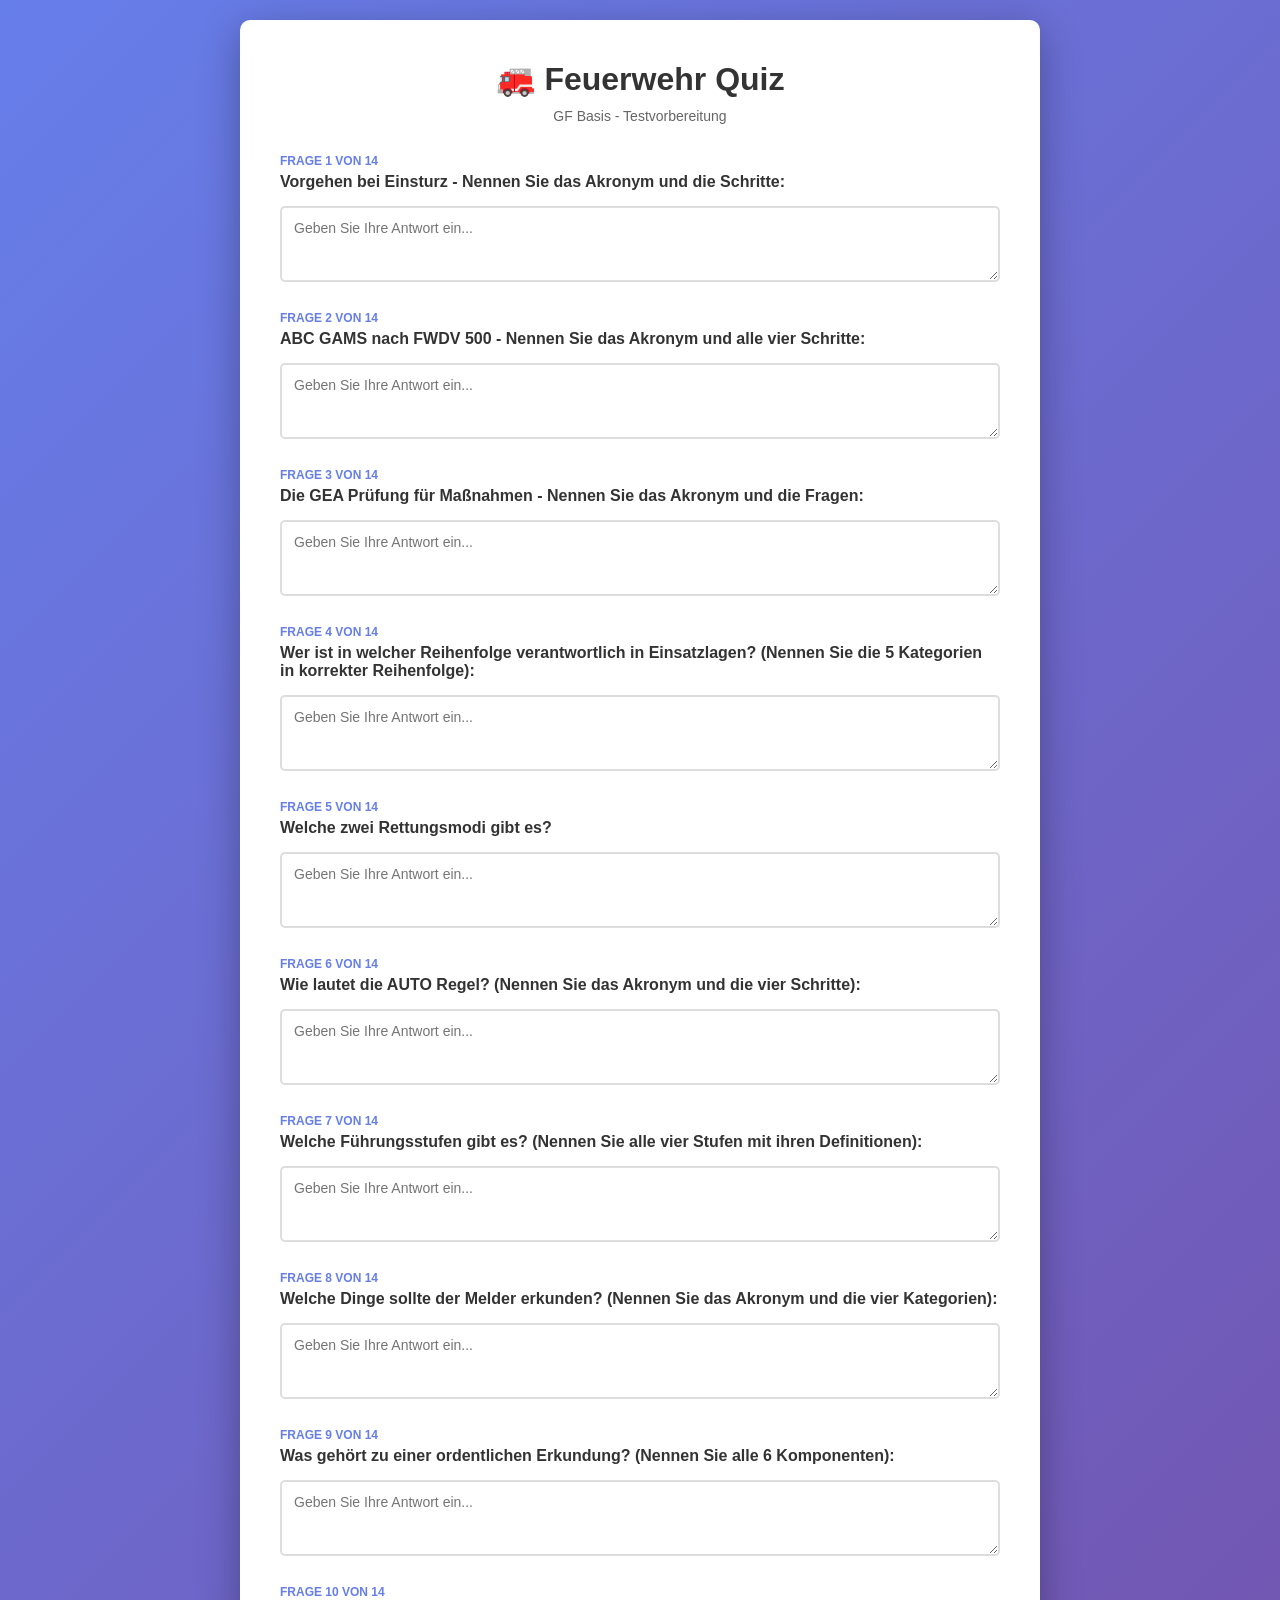
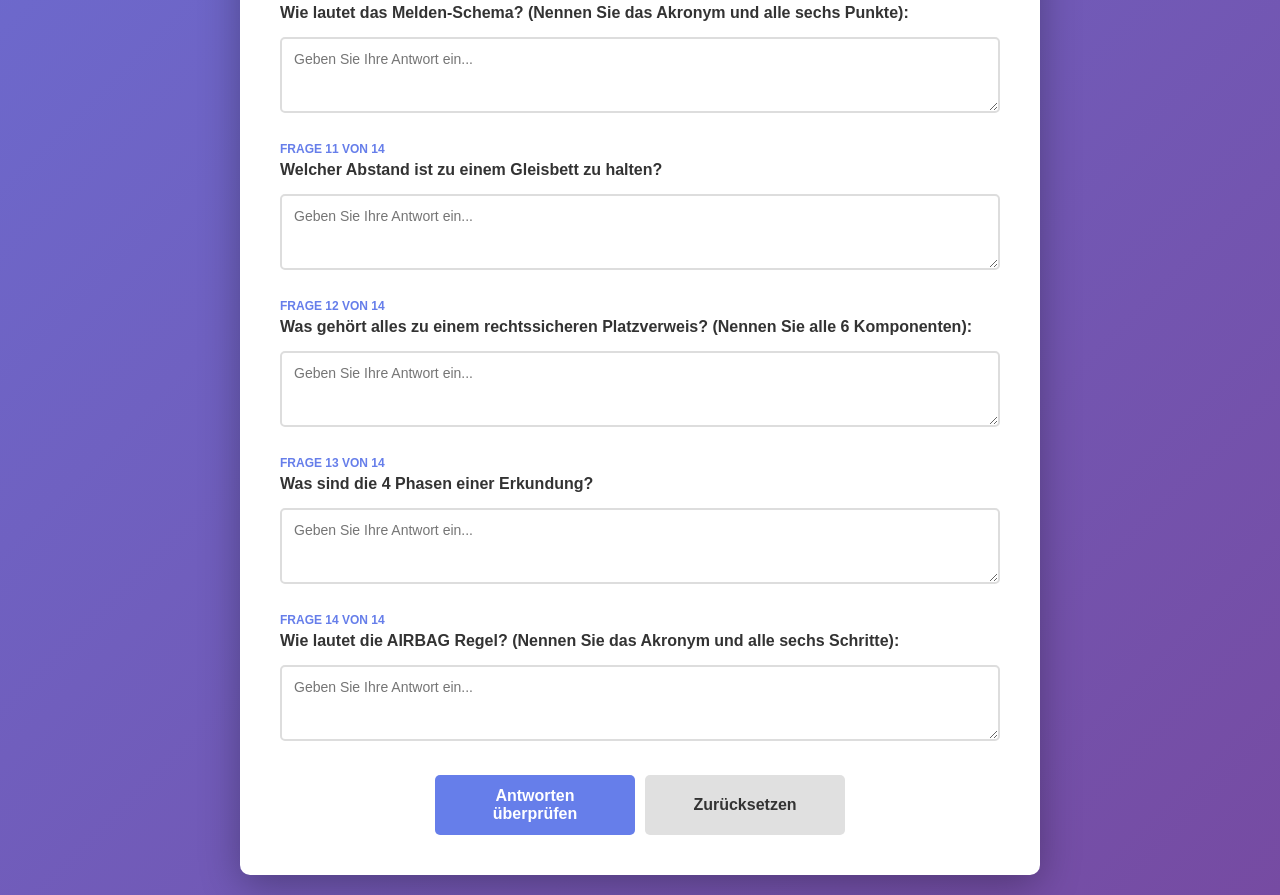
<file: index.html>
<!DOCTYPE html>
<html lang="de">
<head>
    <meta charset="UTF-8">
    <meta name="viewport" content="width=device-width, initial-scale=1.0">
    <title>Feuerwehr Quiz - GF Basis</title>
    <style>
        * {
            margin: 0;
            padding: 0;
            box-sizing: border-box;
        }

        body {
            font-family: 'Segoe UI', Tahoma, Geneva, Verdana, sans-serif;
            background: linear-gradient(135deg, #667eea 0%, #764ba2 100%);
            min-height: 100vh;
            padding: 20px;
            display: flex;
            justify-content: center;
            align-items: center;
        }

        .container {
            background: white;
            border-radius: 10px;
            box-shadow: 0 10px 40px rgba(0, 0, 0, 0.3);
            max-width: 800px;
            width: 100%;
            padding: 40px;
        }

        h1 {
            color: #333;
            margin-bottom: 10px;
            text-align: center;
        }

        .subtitle {
            color: #666;
            text-align: center;
            margin-bottom: 30px;
            font-size: 14px;
        }

        .quiz-section {
            margin-bottom: 25px;
        }

        .question-number {
            color: #667eea;
            font-weight: bold;
            font-size: 12px;
            text-transform: uppercase;
            margin-bottom: 5px;
        }

        .question-text {
            color: #333;
            font-size: 16px;
            font-weight: 600;
            margin-bottom: 15px;
        }

        .answer-input {
            width: 100%;
            padding: 12px;
            border: 2px solid #ddd;
            border-radius: 5px;
            font-size: 14px;
            font-family: inherit;
            transition: border-color 0.3s;
        }

        .answer-input:focus {
            outline: none;
            border-color: #667eea;
            background-color: #f8f9ff;
        }

        .button-group {
            display: flex;
            gap: 10px;
            margin-top: 30px;
            justify-content: center;
        }

        button {
            padding: 12px 30px;
            font-size: 16px;
            border: none;
            border-radius: 5px;
            cursor: pointer;
            font-weight: 600;
            transition: all 0.3s;
        }

        .btn-submit {
            background-color: #667eea;
            color: white;
            flex: 1;
            max-width: 200px;
        }

        .btn-submit:hover {
            background-color: #5568d3;
            transform: translateY(-2px);
            box-shadow: 0 5px 15px rgba(102, 126, 234, 0.4);
        }

        .btn-reset {
            background-color: #e0e0e0;
            color: #333;
            flex: 1;
            max-width: 200px;
        }

        .btn-reset:hover {
            background-color: #d0d0d0;
        }

        .results {
            display: none;
            margin-top: 30px;
            padding: 20px;
            background: #f5f5f5;
            border-radius: 5px;
        }

        .results.show {
            display: block;
        }

        .score-display {
            font-size: 24px;
            font-weight: bold;
            color: #667eea;
            text-align: center;
            margin-bottom: 20px;
        }

        .result-item {
            padding: 15px;
            margin-bottom: 10px;
            border-left: 4px solid #ddd;
            background: white;
            border-radius: 3px;
        }

        .result-item.correct {
            border-left-color: #4caf50;
            background: #f1f8f4;
        }

        .result-item.incorrect {
            border-left-color: #f44336;
            background: #fef5f5;
        }

        .result-question {
            font-weight: 600;
            color: #333;
            margin-bottom: 8px;
        }

        .result-answer {
            font-size: 14px;
            margin: 5px 0;
        }

        .your-answer {
            color: #666;
        }

        .correct-answer {
            color: #4caf50;
            font-weight: 500;
        }

        .incorrect-answer {
            color: #f44336;
        }

        .status-icon {
            display: inline-block;
            width: 20px;
            height: 20px;
            margin-right: 8px;
            border-radius: 50%;
            text-align: center;
            line-height: 20px;
            color: white;
            font-weight: bold;
            font-size: 12px;
        }

        .status-icon.correct {
            background-color: #4caf50;
        }

        .status-icon.incorrect {
            background-color: #f44336;
        }

        .hint {
            font-size: 12px;
            color: #999;
            margin-top: 8px;
            font-style: italic;
        }

        @media (max-width: 600px) {
            .container {
                padding: 20px;
            }

            h1 {
                font-size: 20px;
            }

            .button-group {
                flex-direction: column;
            }

            .btn-submit, .btn-reset {
                max-width: 100%;
            }
        }
    </style>
</head>
<body>
    <div class="container">
        <h1>🚒 Feuerwehr Quiz</h1>
        <p class="subtitle">GF Basis - Testvorbereitung</p>

        <div id="quizContent"></div>

        <div class="button-group">
            <button class="btn-submit" onclick="submitQuiz()">Antworten überprüfen</button>
            <button class="btn-reset" onclick="resetQuiz()">Zurücksetzen</button>
        </div>

        <div id="results" class="results"></div>
    </div>

    <script>
        const questions = [
            {
                id: 1,
                question: "Vorgehen bei Einsturz - Nennen Sie das Akronym und die Schritte:",
                correctAnswers: [
                    "SHV",
                    "shv",
                    "Sehen Hören Vermuten",
                    "sehen hören vermuten",
                    "S H V"
                ]
            },
            {
                id: 2,
                question: "ABC GAMS nach FWDV 500 - Nennen Sie das Akronym und alle vier Schritte:",
                correctAnswers: [
                    "GAMS",
                    "gams",
                    "Gefahr erkennen Absperren Menschenrettung Spezialkräfte alarmieren"
                ]
            },
            {
                id: 3,
                question: "Die GEA Prüfung für Maßnahmen - Nennen Sie das Akronym und die Fragen:",
                correctAnswers: [
                    "GEA",
                    "gea",
                    "Geeignet Erforderlich Angemessen"
                ]
            },
            {
                id: 4,
                question: "Wer ist in welcher Reihenfolge verantwortlich in Einsatzlagen? (Nennen Sie die 5 Kategorien in korrekter Reihenfolge):",
                correctAnswers: [
                    "Verhaltensstörer Zustandsstörer Zuständige Behörde Andere Behörde Nicht-Störer"
                ]
            },
            {
                id: 5,
                question: "Welche zwei Rettungsmodi gibt es?",
                correctAnswers: [
                    "Schnelle zeitkontrollierte Rettung Sofortrettung",
                    "Sofortrettung Schnelle zeitkontrollierte Rettung"
                ]
            },
            {
                id: 6,
                question: "Wie lautet die AUTO Regel? (Nennen Sie das Akronym und die vier Schritte):",
                correctAnswers: [
                    "AUTO",
                    "auto",
                    "Austretende Betriebsstoffe Unterboden erkunden Tankdeckel öffnen Oberflächen absuchen"
                ]
            },
            {
                id: 7,
                question: "Welche Führungsstufen gibt es? (Nennen Sie alle vier Stufen mit ihren Definitionen):",
                correctAnswers: [
                    "A B C D",
                    "Führen ohne Führungseinheit Führen mit örtlicher Führungseinheit Führen mit einer Führungsgruppe Führen mit Führungsgruppe oder Stab"
                ]
            },
            {
                id: 8,
                question: "Welche Dinge sollte der Melder erkunden? (Nennen Sie das Akronym und die vier Kategorien):",
                correctAnswers: [
                    "SPAZ",
                    "spaz",
                    "Schadensmerkmale Personen Aufstellflächen Zugänge"
                ]
            },
            {
                id: 9,
                question: "Was gehört zu einer ordentlichen Erkundung? (Nennen Sie alle 6 Komponenten):",
                correctAnswers: [
                    "Allgemeine Lage erfassen Gefahrenlage erfassen Gefahrenabwehr festlegen Die Anfahrt Der Einsatzort Die Zusammenführung der Erkundungsergebnisse"
                ]
            },
            {
                id: 10,
                question: "Wie lautet das Melden-Schema? (Nennen Sie das Akronym und alle sechs Punkte):",
                correctAnswers: [
                    "MELDEN",
                    "melden",
                    "Meldender Einsatzstelle Lage Durchgeführte und eingeleitete Maßnahmen Eingesetzte Kräfte und Mittel Nachforderung"
                ]
            },
            {
                id: 11,
                question: "Welcher Abstand ist zu einem Gleisbett zu halten?",
                correctAnswers: [
                    "3,3 Meter",
                    "3.3 Meter",
                    "3,3 m",
                    "3.3 m",
                    "3,3",
                    "3.3"
                ]
            },
            {
                id: 12,
                question: "Was gehört alles zu einem rechtssicheren Platzverweis? (Nennen Sie alle 6 Komponenten):",
                correctAnswers: [
                    "Adressat Zeitliche Komponente Örtliche Komponente Verhältnismäßigkeit Abschlussfloskel Der sofortige Vollzug wird angeordnet"
                ]
            },
            {
                id: 13,
                question: "Was sind die 4 Phasen einer Erkundung?",
                correctAnswers: [
                    "Frontalansicht Personenbefragung Zugänge Gesamtübersicht"
                ]
            },
            {
                id: 14,
                question: "Wie lautet die AIRBAG Regel? (Nennen Sie das Akronym und alle sechs Schritte):",
                correctAnswers: [
                    "AIRBAG",
                    "airbag",
                    "Abstand halten Innenraum erkunden Rettungskräfte informieren Batteriemanagement Abnehmen der Innenverkleidungen Gefahr an den Komponenten"
                ]
            }
        ];

        function initializeQuiz() {
            const quizContent = document.getElementById('quizContent');
            quizContent.innerHTML = '';

            questions.forEach(q => {
                const section = document.createElement('div');
                section.className = 'quiz-section';
                section.innerHTML = `
                    <div class="question-number">Frage ${q.id} von ${questions.length}</div>
                    <div class="question-text">${q.question}</div>
                    <textarea 
                        class="answer-input" 
                        data-question-id="${q.id}" 
                        placeholder="Geben Sie Ihre Antwort ein..."
                        rows="3"
                    ></textarea>
                `;
                quizContent.appendChild(section);
            });
        }

        function normalizeAnswer(answer) {
            return answer.trim().toLowerCase().replace(/\s+/g, ' ');
        }

        // Calculate similarity between two strings (0 to 1)
        function calculateSimilarity(str1, str2) {
            const s1 = normalizeAnswer(str1);
            const s2 = normalizeAnswer(str2);
            
            // If exact match, return 1
            if (s1 === s2) return 1;
            
            // Calculate word-based similarity
            const words1 = s1.split(' ');
            const words2 = s2.split(' ');
            
            let matchingWords = 0;
            words1.forEach(word => {
                if (words2.includes(word)) {
                    matchingWords++;
                }
            });
            
            const totalWords = Math.max(words1.length, words2.length);
            const wordSimilarity = matchingWords / totalWords;
            
            // Calculate character-based similarity (Levenshtein-inspired)
            const maxLen = Math.max(s1.length, s2.length);
            let charMatches = 0;
            const minLen = Math.min(s1.length, s2.length);
            
            for (let i = 0; i < minLen; i++) {
                if (s1[i] === s2[i]) charMatches++;
            }
            
            const charSimilarity = maxLen > 0 ? charMatches / maxLen : 0;
            
            // Weighted average: 70% word similarity, 30% character similarity
            return (wordSimilarity * 0.7) + (charSimilarity * 0.3);
        }

        function checkAnswer(userAnswer, correctAnswers) {
            const threshold = 0.65; // 65% similarity needed
            
            return correctAnswers.some(correct => {
                const similarity = calculateSimilarity(userAnswer, correct);
                return similarity >= threshold;
            });
        }

        function submitQuiz() {
            const results = [];
            let score = 0;

            questions.forEach(q => {
                const input = document.querySelector(`[data-question-id="${q.id}"]`);
                const userAnswer = input.value.trim();
                const isCorrect = checkAnswer(userAnswer, q.correctAnswers);

                if (isCorrect) score++;

                results.push({
                    question: q.question,
                    userAnswer: userAnswer || '(Keine Antwort)',
                    correctAnswers: q.correctAnswers,
                    isCorrect: isCorrect
                });
            });

            displayResults(results, score);
        }

        function displayResults(results, score) {
            const resultsDiv = document.getElementById('results');
            const percentage = Math.round((score / questions.length) * 100);

            let html = `
                <div class="score-display">
                    Ergebnis: ${score} von ${questions.length} (${percentage}%)
                </div>
            `;

            results.forEach((result, index) => {
                const statusClass = result.isCorrect ? 'correct' : 'incorrect';
                const statusIcon = result.isCorrect ? '✓' : '✗';

                html += `
                    <div class="result-item ${statusClass}">
                        <div class="result-question">
                            <span class="status-icon ${statusClass}">${statusIcon}</span>
                            Frage ${index + 1}: ${result.question}
                        </div>
                        <div class="result-answer your-answer">
                            <strong>Ihre Antwort:</strong> ${result.userAnswer}
                        </div>
                `;

                if (!result.isCorrect) {
                    html += `
                        <div class="result-answer correct-answer">
                            <strong>Korrekte Antwort(en):</strong> ${result.correctAnswers.join(' / ')}
                        </div>
                    `;
                }

                html += `</div>`;
            });

            resultsDiv.innerHTML = html;
            resultsDiv.classList.add('show');
            window.scrollTo(0, document.body.scrollHeight);
        }

        function resetQuiz() {
            document.querySelectorAll('.answer-input').forEach(input => {
                input.value = '';
            });
            document.getElementById('results').classList.remove('show');
            document.getElementById('results').innerHTML = '';
            window.scrollTo(0, 0);
        }

        // Initialize quiz when page loads
        window.addEventListener('load', initializeQuiz);
    </script>
</body>
</html>
</file>
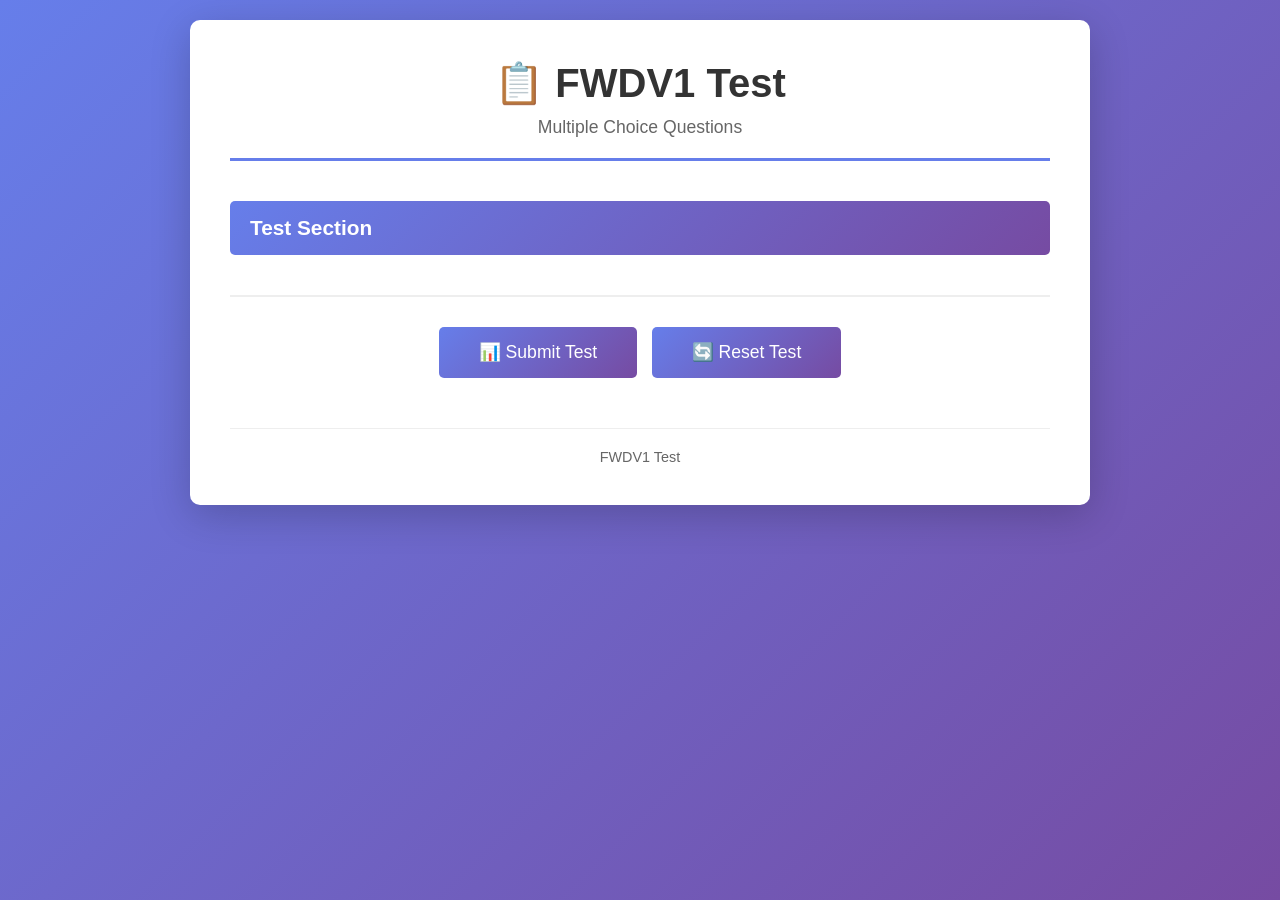
<file: fwdv1 test.html>
<!DOCTYPE html>
<html lang="en">
<head>
    <meta charset="UTF-8">
    <meta name="viewport" content="width=device-width, initial-scale=1.0">
    <title>FWDV1 Test</title>
    <style>
        * {
            margin: 0;
            padding: 0;
            box-sizing: border-box;
        }
        
        body {
            font-family: 'Segoe UI', Tahoma, Geneva, Verdana, sans-serif;
            background: linear-gradient(135deg, #667eea 0%, #764ba2 100%);
            min-height: 100vh;
            padding: 20px;
        }
        
        .container {
            max-width: 900px;
            margin: 0 auto;
            background: white;
            border-radius: 10px;
            box-shadow: 0 10px 40px rgba(0,0,0,0.2);
            padding: 40px;
        }
        
        header {
            text-align: center;
            margin-bottom: 40px;
            border-bottom: 3px solid #667eea;
            padding-bottom: 20px;
        }
        
        h1 {
            color: #333;
            font-size: 2.5em;
            margin-bottom: 10px;
        }
        
        .subtitle {
            color: #666;
            font-size: 1.1em;
        }
        
        .section {
            margin-bottom: 40px;
        }
        
        .section-title {
            background: linear-gradient(135deg, #667eea 0%, #764ba2 100%);
            color: white;
            padding: 15px 20px;
            border-radius: 5px;
            margin-bottom: 20px;
            font-size: 1.3em;
            font-weight: bold;
        }
        
        .question {
            margin-bottom: 25px;
            padding: 15px;
            background: #f8f9fa;
            border-left: 4px solid #667eea;
            border-radius: 5px;
        }
        
        .question-number {
            font-weight: bold;
            color: #667eea;
            margin-bottom: 8px;
            font-size: 1.1em;
        }
        
        .question-text {
            margin-bottom: 12px;
            color: #333;
            font-size: 1em;
            line-height: 1.5;
        }
        
        .options {
            margin-left: 20px;
        }
        
        .option {
            margin: 8px 0;
            padding: 8px;
            cursor: pointer;
            border-radius: 3px;
            transition: all 0.3s ease;
        }
        
        .option:hover {
            background: #e8eaf6;
        }
        
        .option input[type="radio"] {
            margin-right: 10px;
            cursor: pointer;
        }
        
        .option label {
            cursor: pointer;
            user-select: none;
        }
        
        .button-container {
            text-align: center;
            margin-top: 40px;
            padding-top: 20px;
            border-top: 2px solid #eee;
        }
        
        button {
            background: linear-gradient(135deg, #667eea 0%, #764ba2 100%);
            color: white;
            padding: 15px 40px;
            border: none;
            border-radius: 5px;
            font-size: 1.1em;
            cursor: pointer;
            transition: transform 0.2s ease, box-shadow 0.2s ease;
            margin: 10px 5px;
        }
        
        button:hover {
            transform: translateY(-2px);
            box-shadow: 0 5px 20px rgba(102, 126, 234, 0.4);
        }
        
        .results {
            display: none;
            margin-top: 30px;
            padding: 20px;
            background: #f0f4ff;
            border-radius: 5px;
            border-left: 4px solid #667eea;
        }
        
        .results.show {
            display: block;
        }
        
        .result-title {
            font-size: 1.3em;
            font-weight: bold;
            color: #333;
            margin-bottom: 15px;
        }
        
        .score-display {
            text-align: center;
            font-size: 2em;
            font-weight: bold;
            color: #667eea;
            margin: 20px 0;
        }
        
        .footer {
            text-align: center;
            margin-top: 40px;
            color: #666;
            font-size: 0.9em;
            border-top: 1px solid #eee;
            padding-top: 20px;
        }
    </style>
</head>
<body>
    <div class="container">
        <header>
            <h1>📋 FWDV1 Test</h1>
            <p class="subtitle">Multiple Choice Questions</p>
        </header>
        
        <form id="testForm">
            <div class="section">
                <div class="section-title">Test Section</div>
                <!-- Add your questions here -->
            </div>
            
            <div class="button-container">
                <button type="button" onclick="submitTest()">📊 Submit Test</button>
                <button type="button" onclick="resetTest()">🔄 Reset Test</button>
            </div>
        </form>
        
        <div id="results" class="results">
            <div class="result-title">📈 Test Results</div>
            <div class="score-display" id="scoreDisplay"></div>
        </div>
        
        <div class="footer">
            <p>FWDV1 Test</p>
        </div>
    </div>
    
    <script>
        function submitTest() {
            alert('Test submitted!');
        }
        
        function resetTest() {
            document.getElementById('testForm').reset();
            document.getElementById('results').classList.remove('show');
            window.scrollTo(0, 0);
        }
    </script>
</body>
</html>
</file>
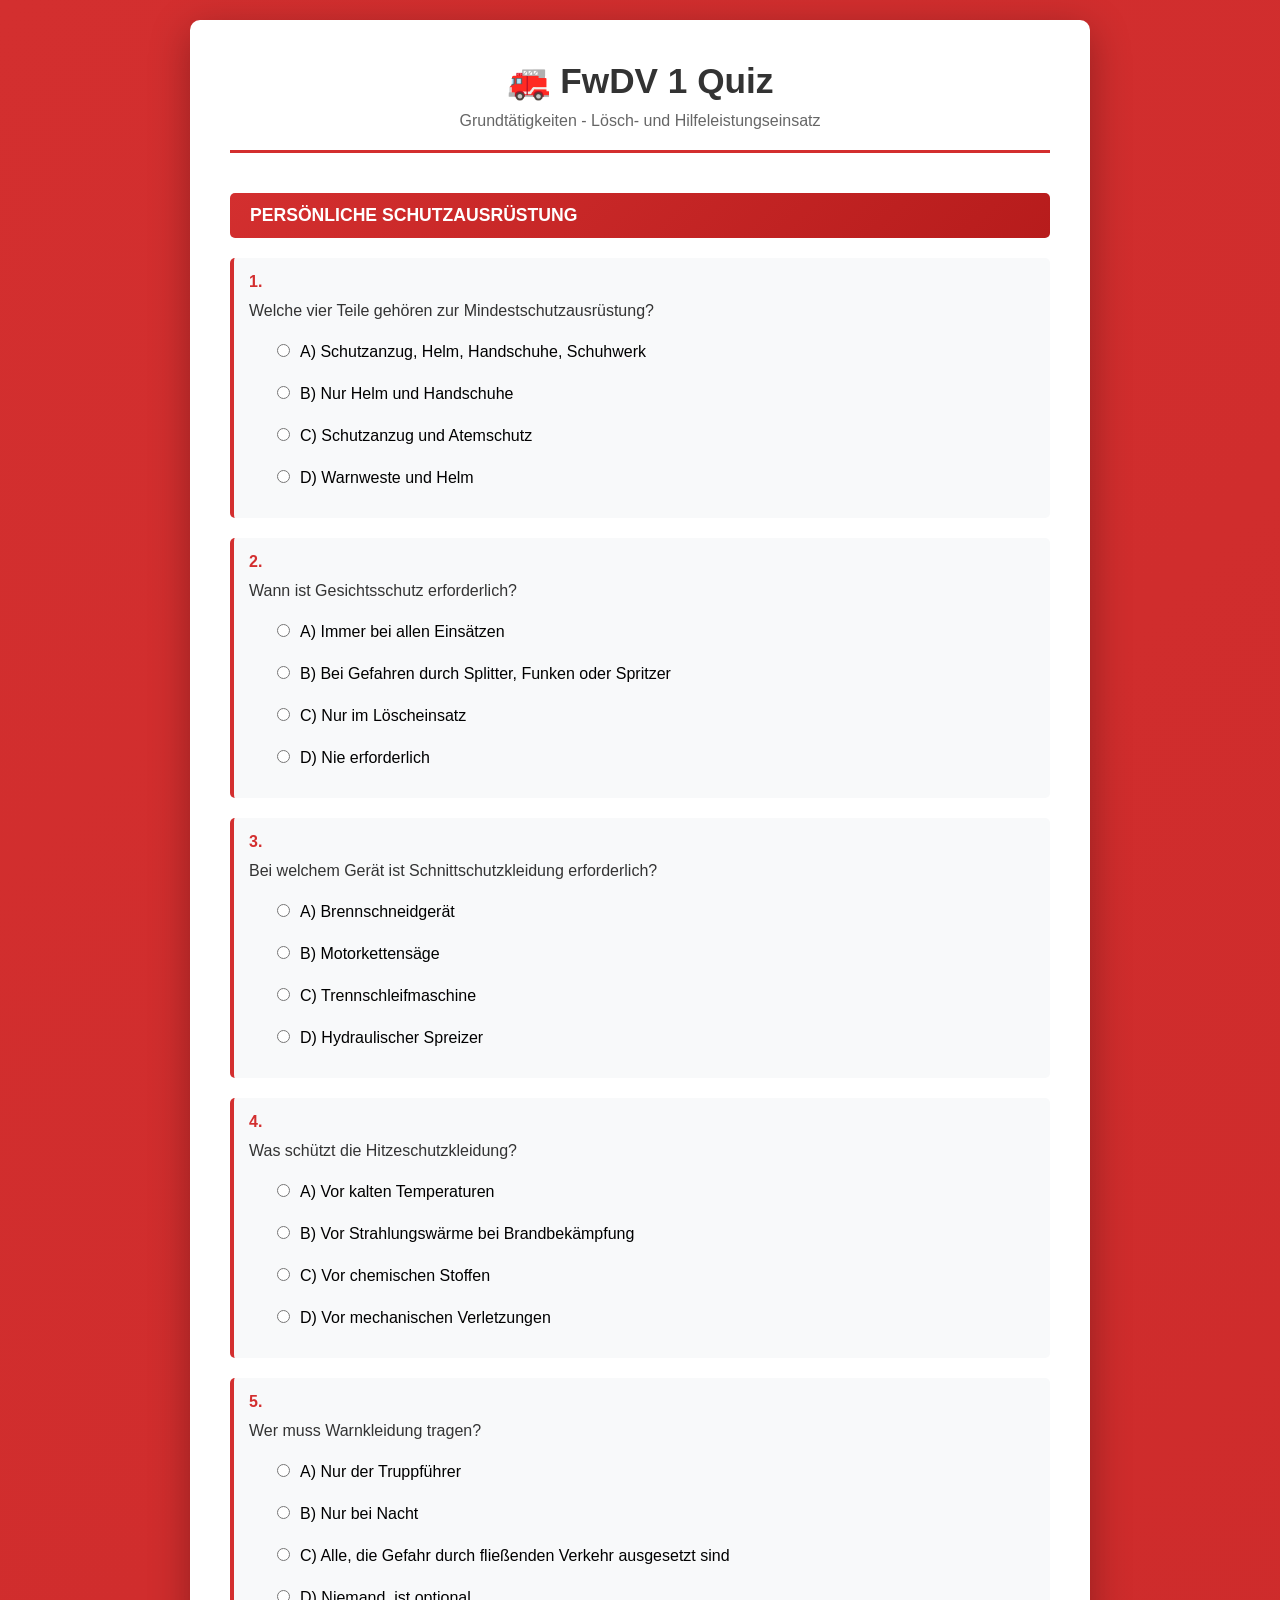
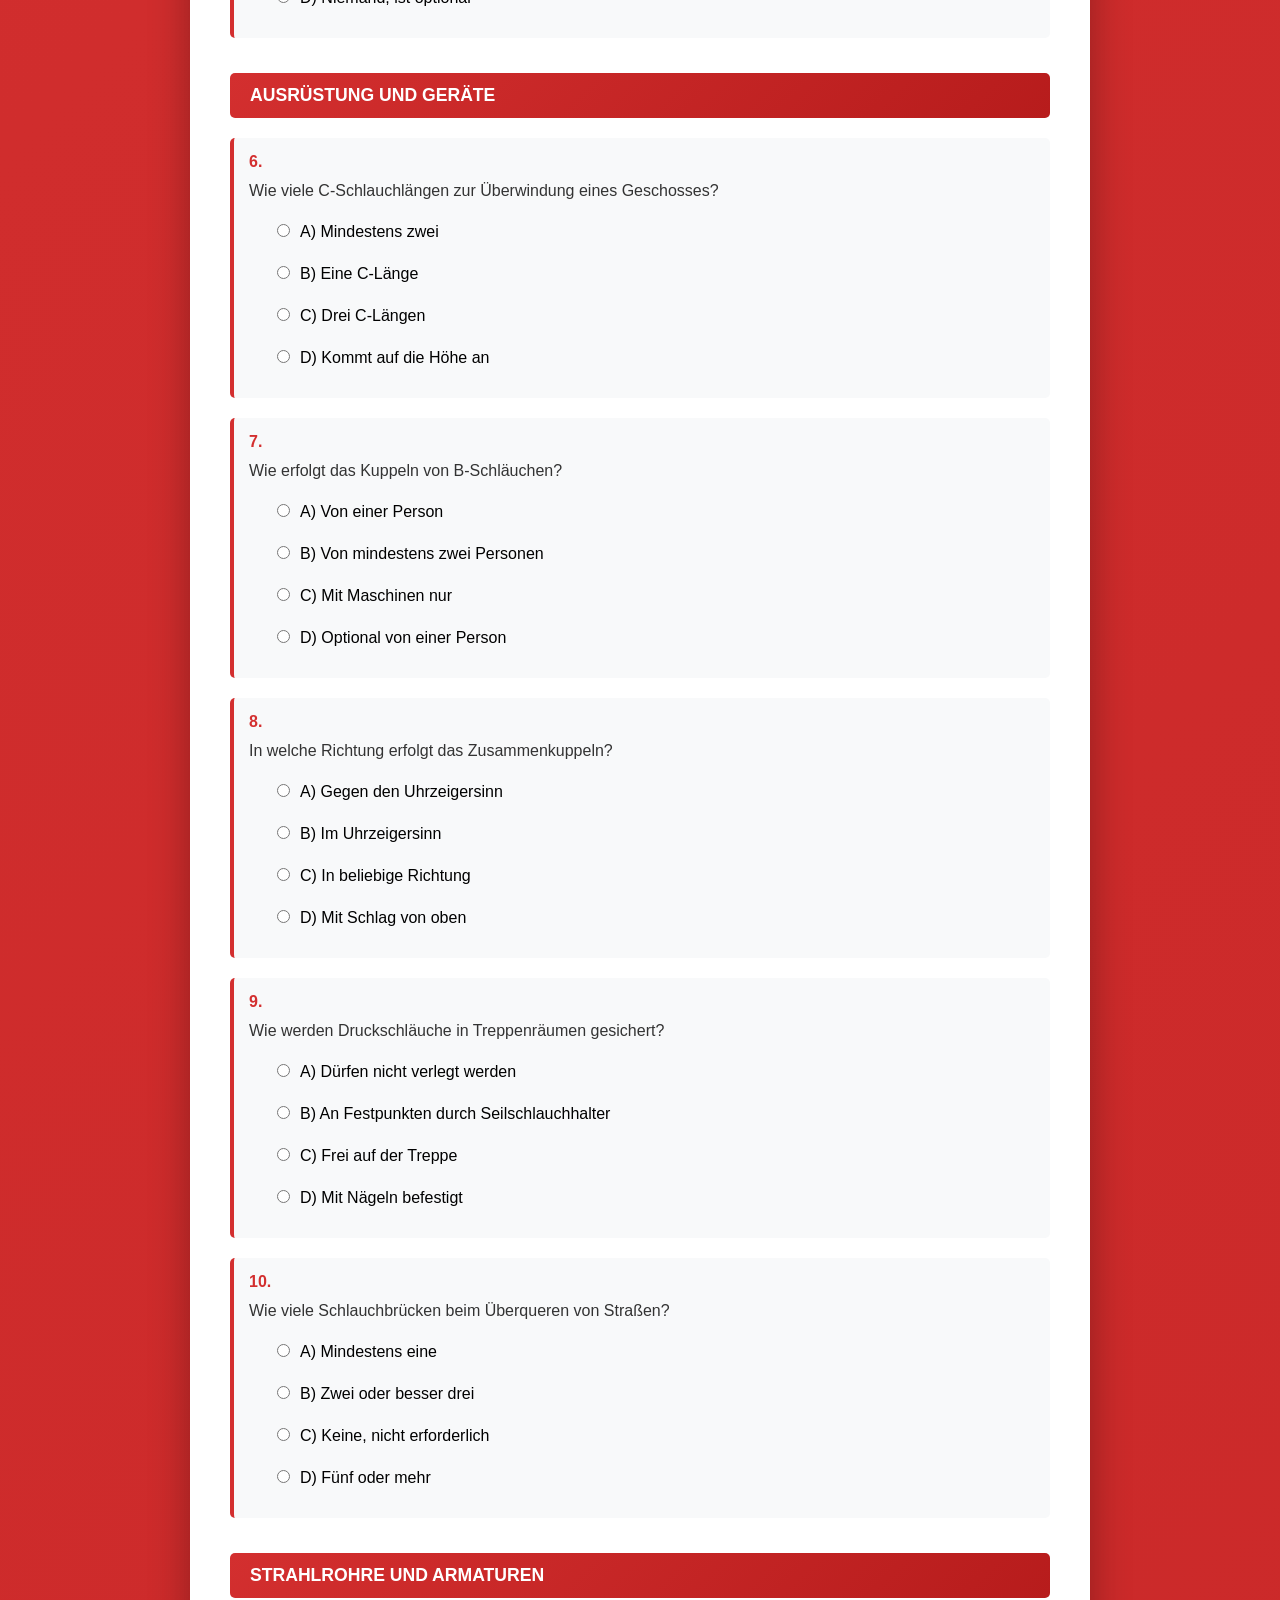
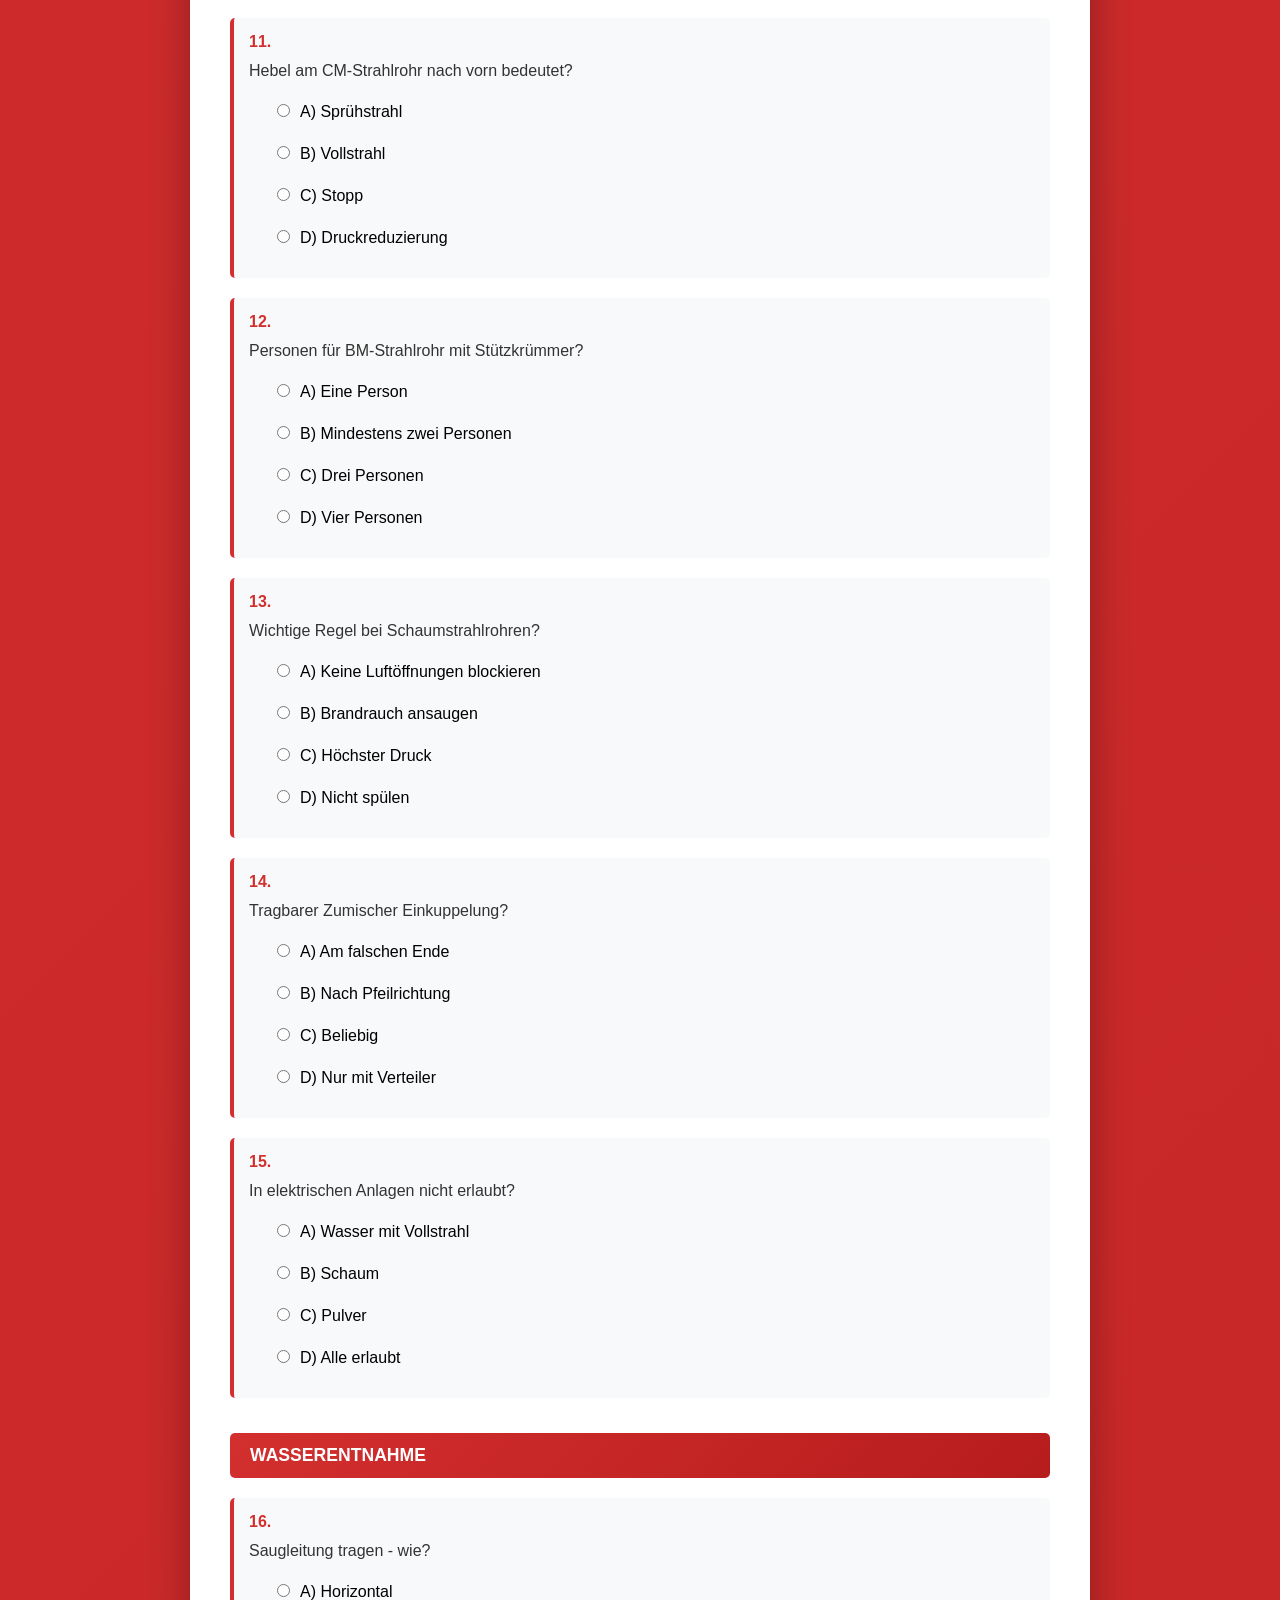
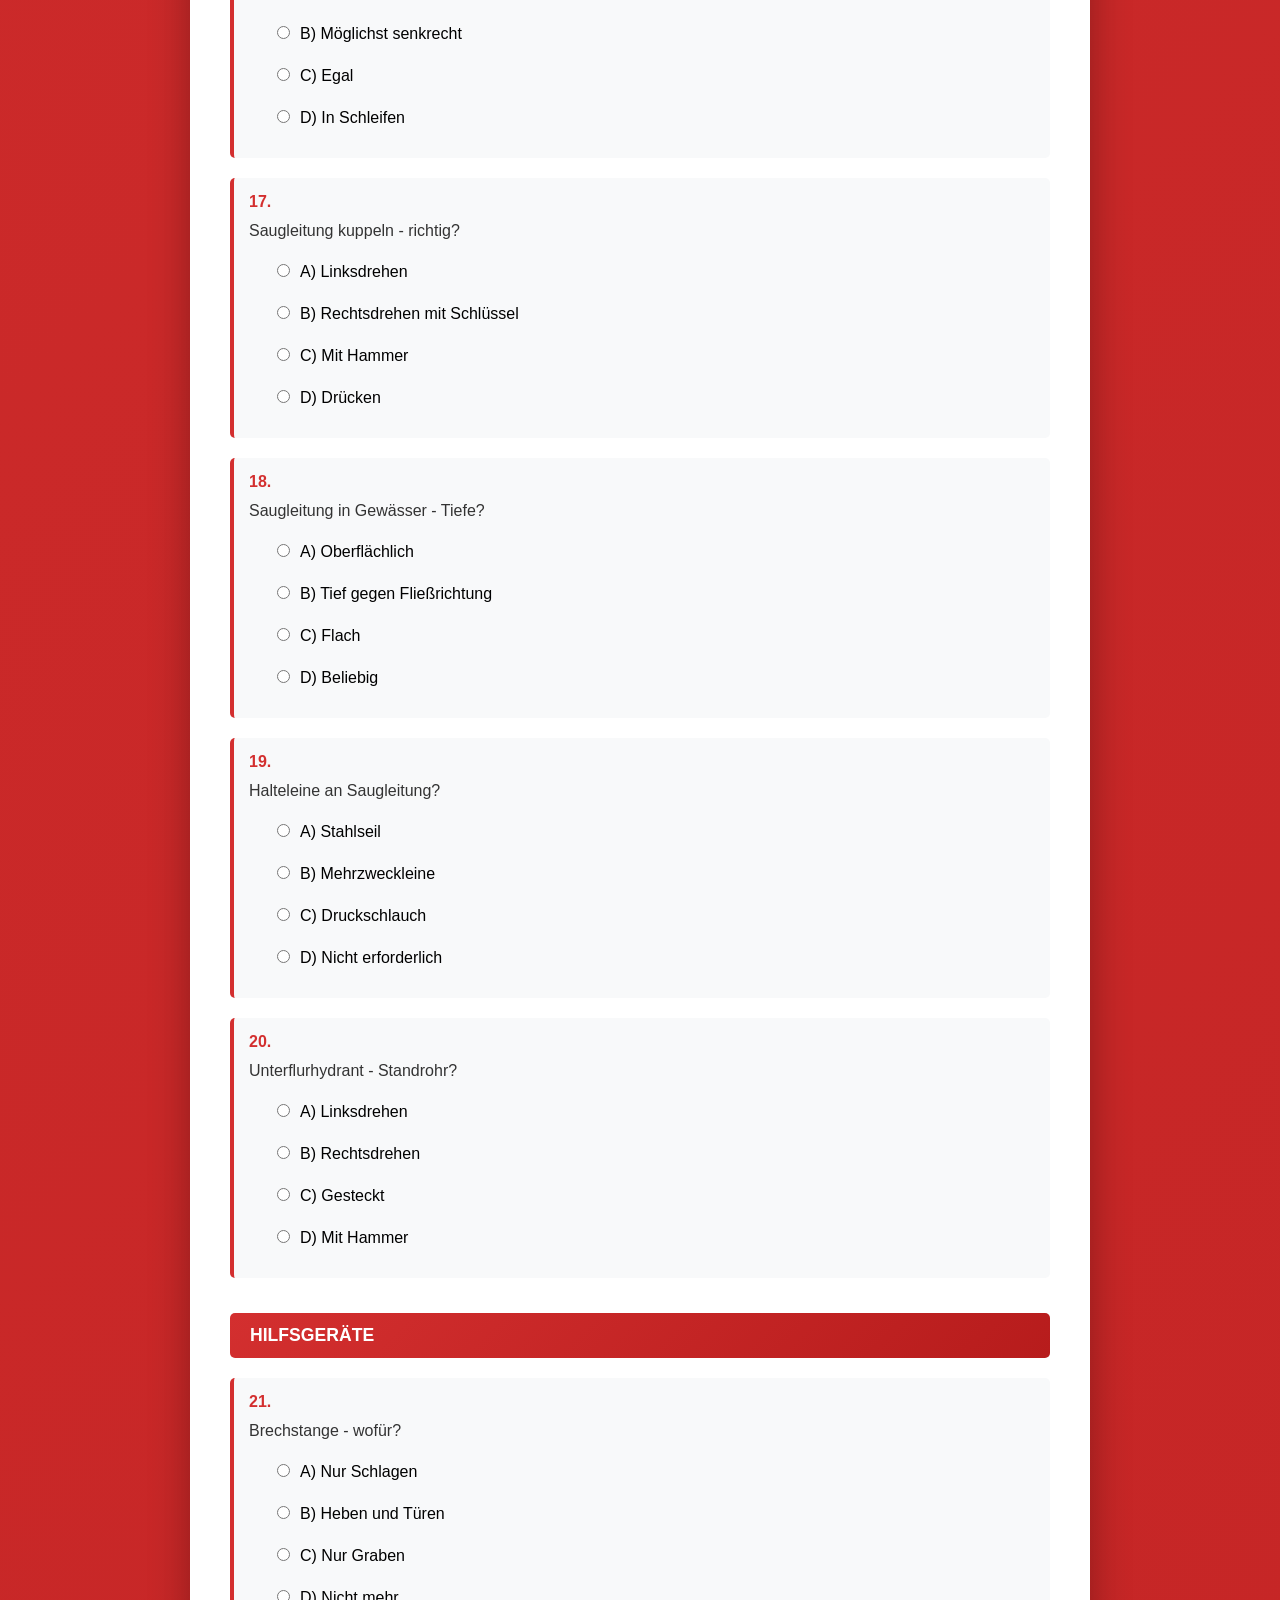
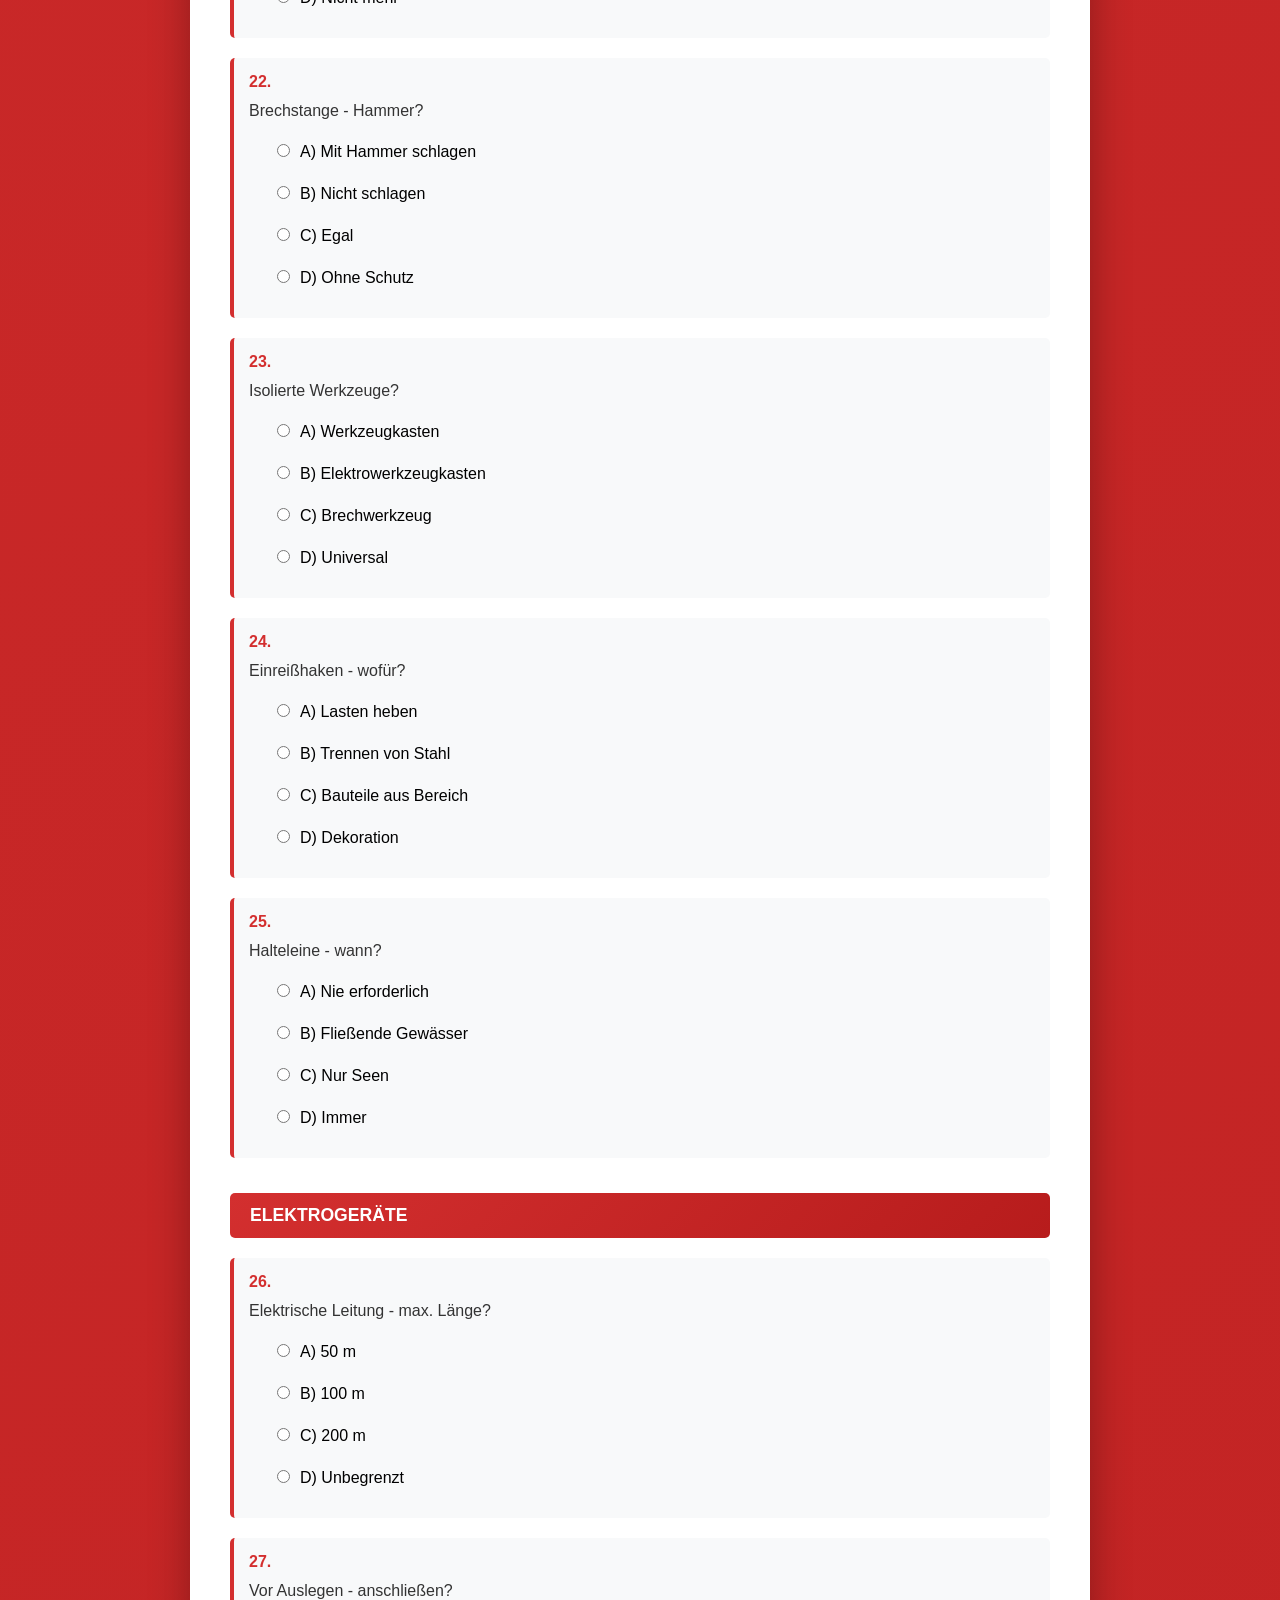
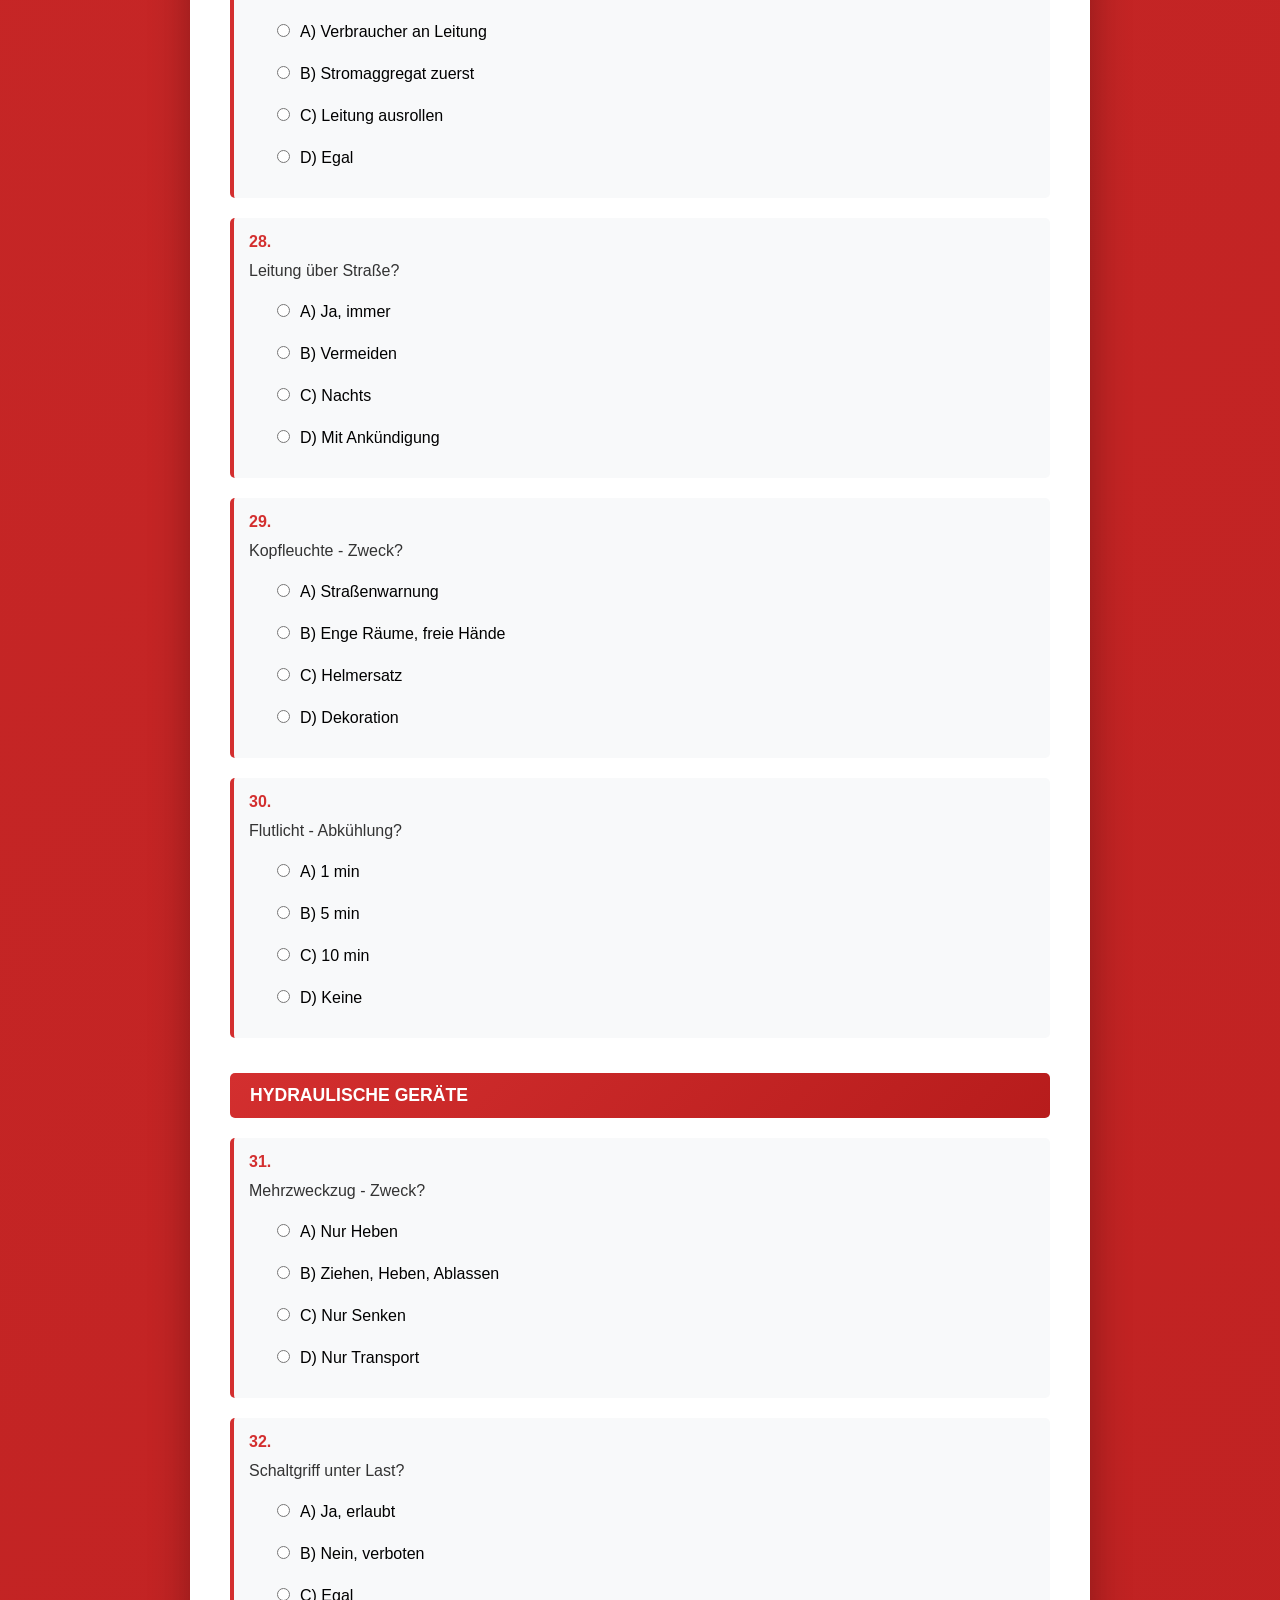
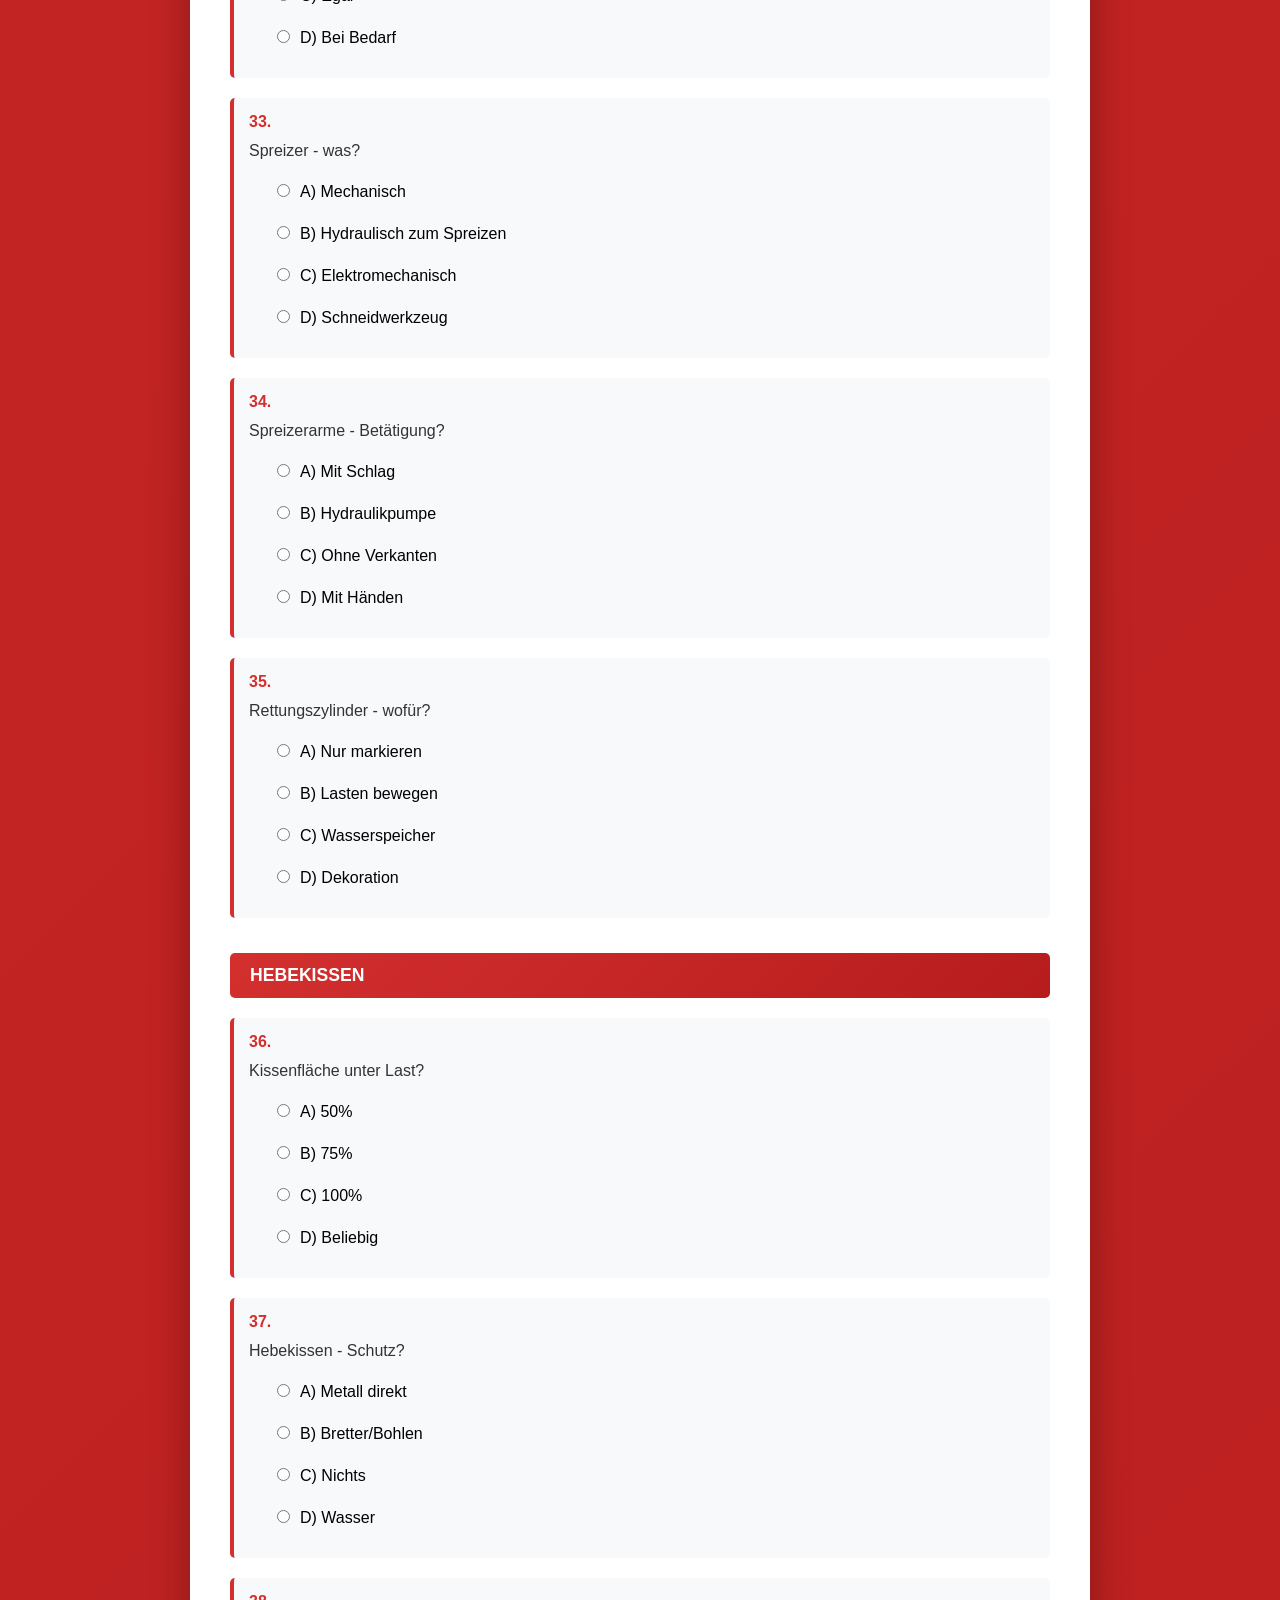
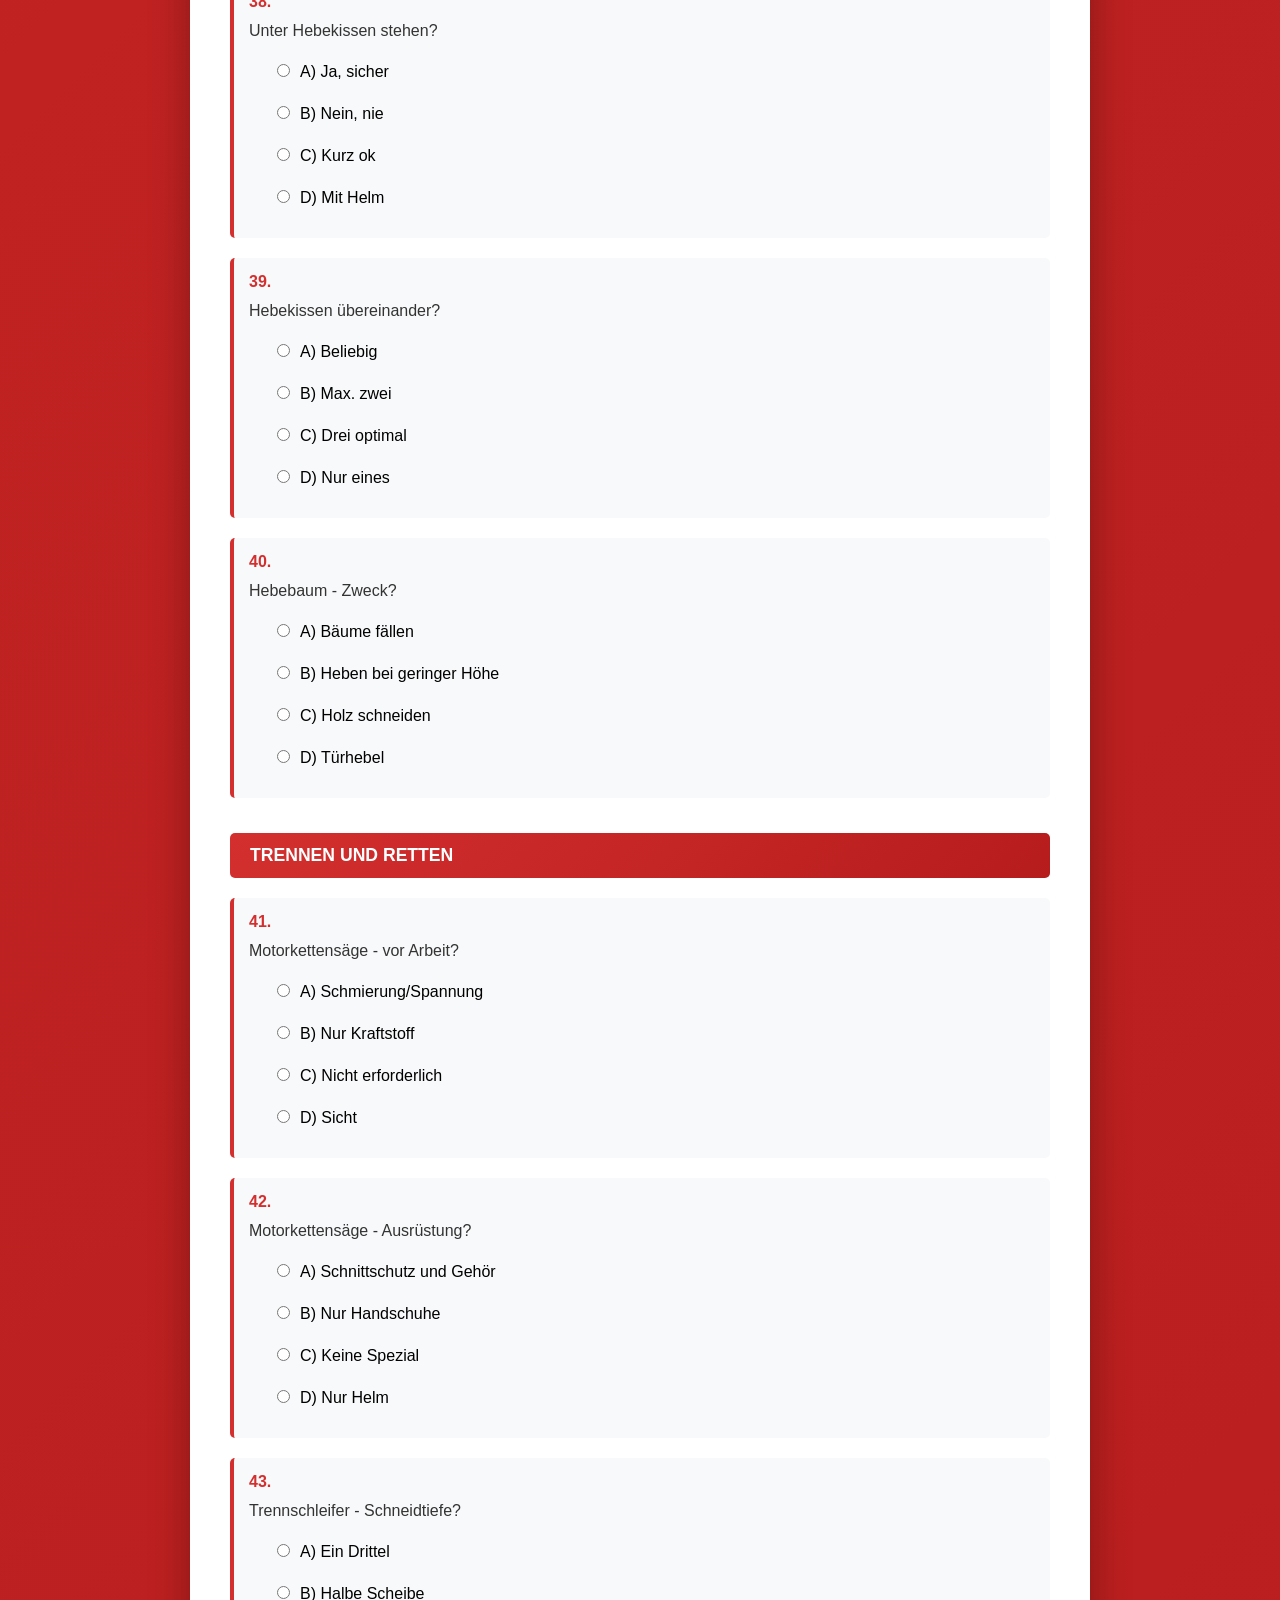
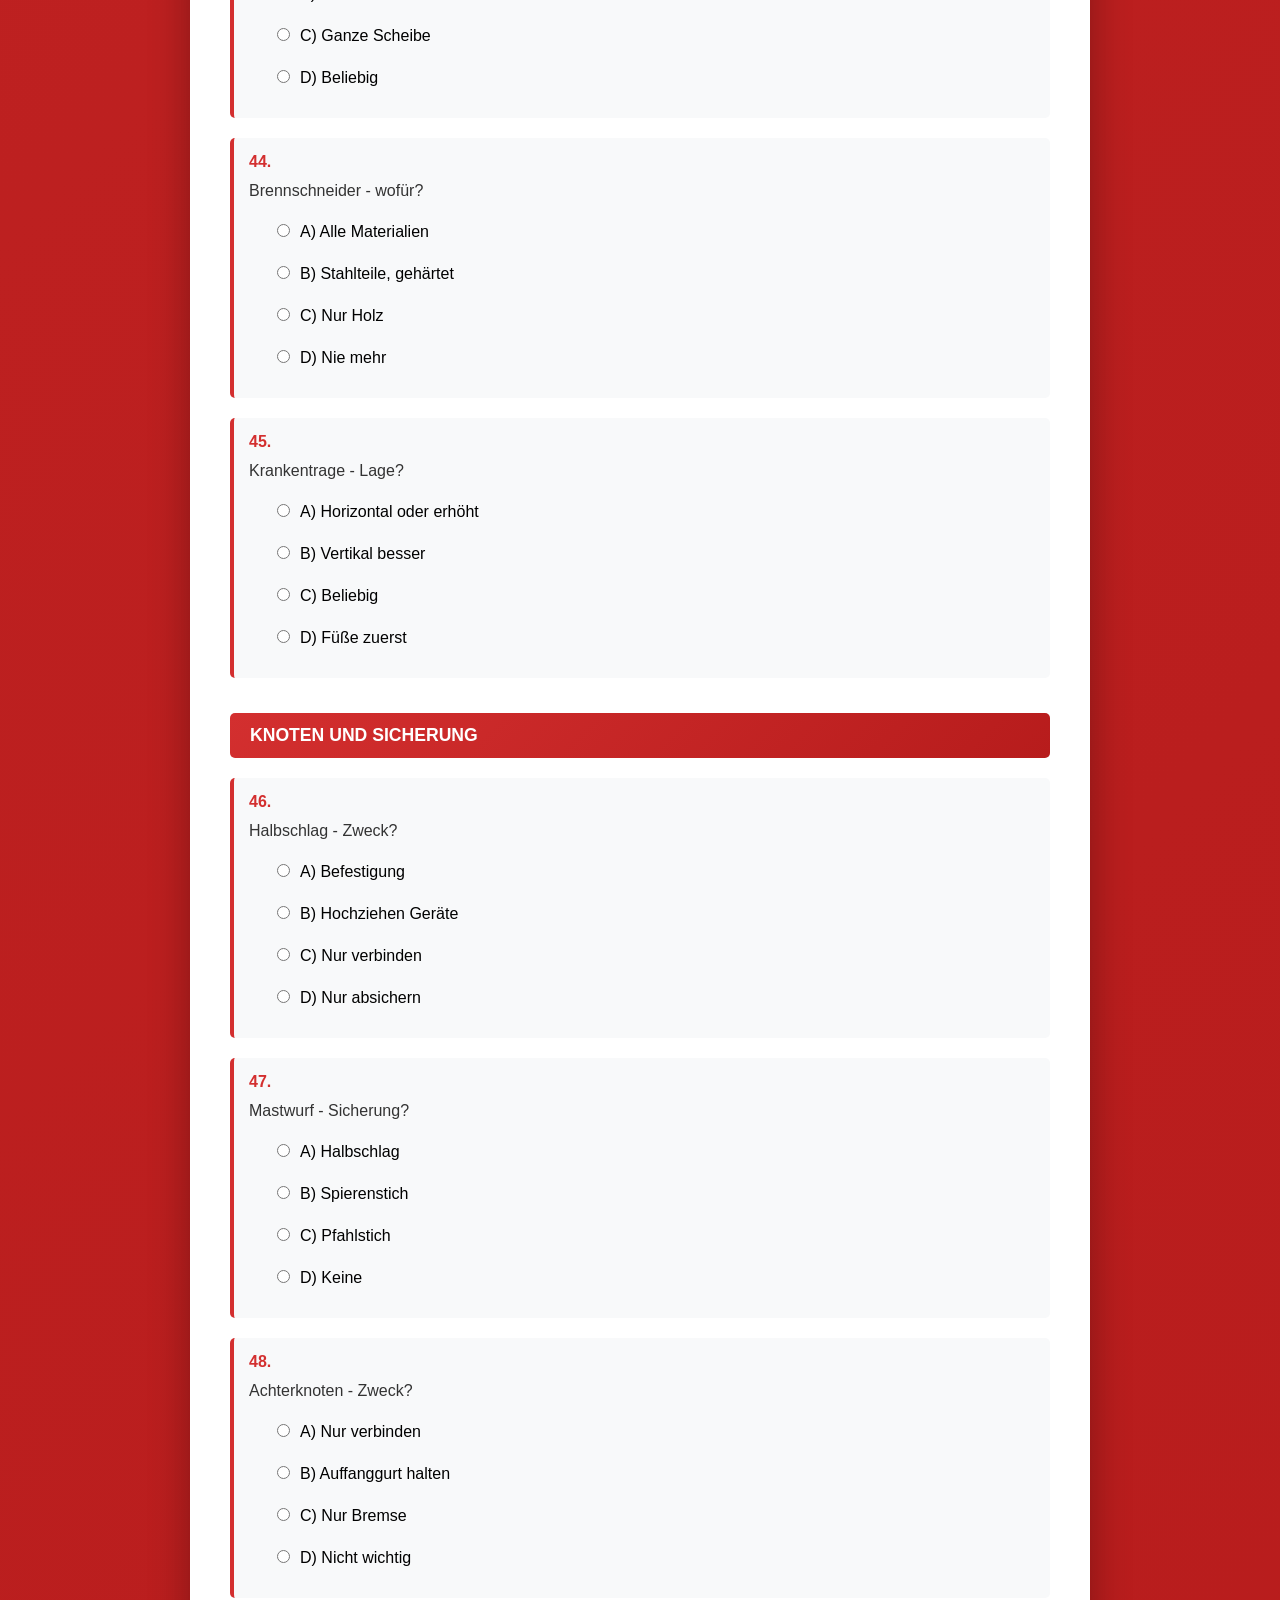
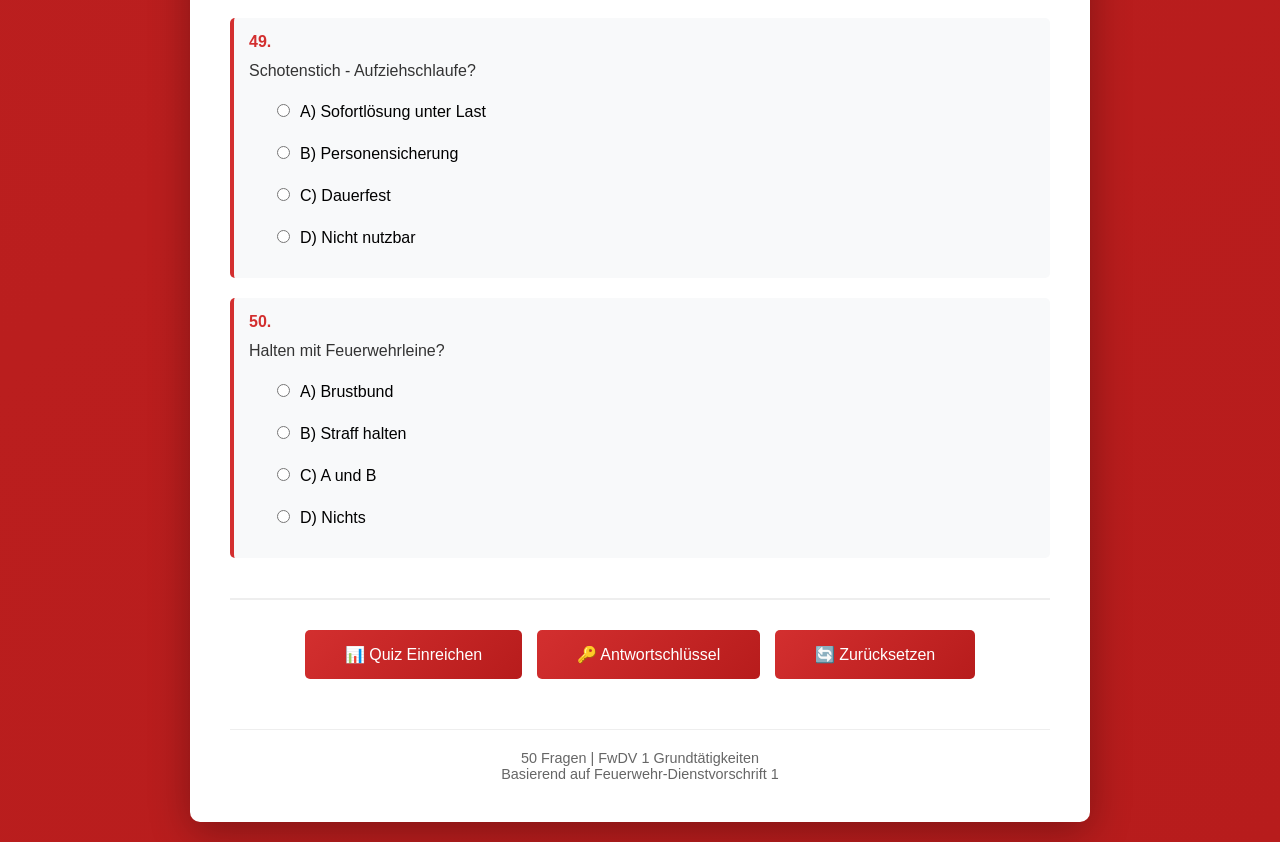
<file: FwDV1_Quiz.html>
<!DOCTYPE html>
<html lang="de">
<head>
    <meta charset="UTF-8">
    <meta name="viewport" content="width=device-width, initial-scale=1.0">
    <title>FwDV 1 Grundtätigkeiten Quiz</title>
    <style>
        * { margin: 0; padding: 0; box-sizing: border-box; }
        body { font-family: 'Segoe UI', Tahoma, Geneva, Verdana, sans-serif; background: linear-gradient(135deg, #d32f2f 0%, #b71c1c 100%); min-height: 100vh; padding: 20px; }
        .container { max-width: 900px; margin: 0 auto; background: white; border-radius: 10px; box-shadow: 0 10px 40px rgba(0,0,0,0.3); padding: 40px; }
        header { text-align: center; margin-bottom: 40px; border-bottom: 3px solid #d32f2f; padding-bottom: 20px; }
        h1 { color: #333; font-size: 2.2em; margin-bottom: 10px; }
        .subtitle { color: #666; font-size: 1em; }
        .section { margin-bottom: 35px; }
        .section-title { background: linear-gradient(135deg, #d32f2f 0%, #b71c1c 100%); color: white; padding: 12px 20px; border-radius: 5px; margin-bottom: 20px; font-size: 1.1em; font-weight: bold; }
        .question { margin-bottom: 20px; padding: 15px; background: #f8f9fa; border-left: 4px solid #d32f2f; border-radius: 5px; }
        .question-number { font-weight: bold; color: #d32f2f; margin-bottom: 8px; }
        .question-text { margin-bottom: 12px; color: #333; line-height: 1.5; }
        .options { margin-left: 20px; }
        .option { margin: 8px 0; padding: 8px; cursor: pointer; border-radius: 3px; transition: all 0.3s; }
        .option:hover { background: #e8f5e9; }
        .option input[type="radio"] { margin-right: 10px; cursor: pointer; }
        .button-container { text-align: center; margin-top: 40px; padding-top: 20px; border-top: 2px solid #eee; }
        button { background: linear-gradient(135deg, #d32f2f 0%, #b71c1c 100%); color: white; padding: 15px 40px; border: none; border-radius: 5px; font-size: 1em; cursor: pointer; margin: 10px 5px; transition: all 0.2s; }
        button:hover { transform: translateY(-2px); box-shadow: 0 5px 20px rgba(211, 47, 47, 0.4); }
        #results { display: none; margin-top: 30px; padding: 20px; background: #fff3e0; border-left: 4px solid #d32f2f; border-radius: 5px; }
        #results.show { display: block; }
        .score-display { text-align: center; font-size: 2.5em; font-weight: bold; color: #d32f2f; margin: 20px 0; }
        .stats { display: grid; grid-template-columns: repeat(3, 1fr); gap: 15px; margin: 20px 0; }
        .stat-box { text-align: center; padding: 15px; background: white; border-radius: 5px; box-shadow: 0 2px 5px rgba(0,0,0,0.1); }
        .stat-number { font-size: 1.8em; font-weight: bold; color: #d32f2f; }
        .stat-label { color: #666; font-size: 0.9em; margin-top: 5px; }
        .footer { text-align: center; margin-top: 40px; color: #666; font-size: 0.9em; border-top: 1px solid #eee; padding-top: 20px; }
    </style>
</head>
<body>
    <div class="container">
        <header>
            <h1>🚒 FwDV 1 Quiz</h1>
            <p class="subtitle">Grundtätigkeiten - Lösch- und Hilfeleistungseinsatz</p>
        </header>
        
        <form id="quizForm">
            <div class="section">
                <div class="section-title">PERSÖNLICHE SCHUTZAUSRÜSTUNG</div>
                <div class="question"><div class="question-number">1.</div><div class="question-text">Welche vier Teile gehören zur Mindestschutzausrüstung?</div><div class="options"><div class="option"><input type="radio" name="q1" value="A"><label>A) Schutzanzug, Helm, Handschuhe, Schuhwerk</label></div><div class="option"><input type="radio" name="q1" value="B"><label>B) Nur Helm und Handschuhe</label></div><div class="option"><input type="radio" name="q1" value="C"><label>C) Schutzanzug und Atemschutz</label></div><div class="option"><input type="radio" name="q1" value="D"><label>D) Warnweste und Helm</label></div></div></div>
                <div class="question"><div class="question-number">2.</div><div class="question-text">Wann ist Gesichtsschutz erforderlich?</div><div class="options"><div class="option"><input type="radio" name="q2" value="A"><label>A) Immer bei allen Einsätzen</label></div><div class="option"><input type="radio" name="q2" value="B"><label>B) Bei Gefahren durch Splitter, Funken oder Spritzer</label></div><div class="option"><input type="radio" name="q2" value="C"><label>C) Nur im Löscheinsatz</label></div><div class="option"><input type="radio" name="q2" value="D"><label>D) Nie erforderlich</label></div></div></div>
                <div class="question"><div class="question-number">3.</div><div class="question-text">Bei welchem Gerät ist Schnittschutzkleidung erforderlich?</div><div class="options"><div class="option"><input type="radio" name="q3" value="A"><label>A) Brennschneidgerät</label></div><div class="option"><input type="radio" name="q3" value="B"><label>B) Motorkettensäge</label></div><div class="option"><input type="radio" name="q3" value="C"><label>C) Trennschleifmaschine</label></div><div class="option"><input type="radio" name="q3" value="D"><label>D) Hydraulischer Spreizer</label></div></div></div>
                <div class="question"><div class="question-number">4.</div><div class="question-text">Was schützt die Hitzeschutzkleidung?</div><div class="options"><div class="option"><input type="radio" name="q4" value="A"><label>A) Vor kalten Temperaturen</label></div><div class="option"><input type="radio" name="q4" value="B"><label>B) Vor Strahlungswärme bei Brandbekämpfung</label></div><div class="option"><input type="radio" name="q4" value="C"><label>C) Vor chemischen Stoffen</label></div><div class="option"><input type="radio" name="q4" value="D"><label>D) Vor mechanischen Verletzungen</label></div></div></div>
                <div class="question"><div class="question-number">5.</div><div class="question-text">Wer muss Warnkleidung tragen?</div><div class="options"><div class="option"><input type="radio" name="q5" value="A"><label>A) Nur der Truppführer</label></div><div class="option"><input type="radio" name="q5" value="B"><label>B) Nur bei Nacht</label></div><div class="option"><input type="radio" name="q5" value="C"><label>C) Alle, die Gefahr durch fließenden Verkehr ausgesetzt sind</label></div><div class="option"><input type="radio" name="q5" value="D"><label>D) Niemand, ist optional</label></div></div></div>
            </div>

            <div class="section">
                <div class="section-title">AUSRÜSTUNG UND GERÄTE</div>
                <div class="question"><div class="question-number">6.</div><div class="question-text">Wie viele C-Schlauchlängen zur Überwindung eines Geschosses?</div><div class="options"><div class="option"><input type="radio" name="q6" value="A"><label>A) Mindestens zwei</label></div><div class="option"><input type="radio" name="q6" value="B"><label>B) Eine C-Länge</label></div><div class="option"><input type="radio" name="q6" value="C"><label>C) Drei C-Längen</label></div><div class="option"><input type="radio" name="q6" value="D"><label>D) Kommt auf die Höhe an</label></div></div></div>
                <div class="question"><div class="question-number">7.</div><div class="question-text">Wie erfolgt das Kuppeln von B-Schläuchen?</div><div class="options"><div class="option"><input type="radio" name="q7" value="A"><label>A) Von einer Person</label></div><div class="option"><input type="radio" name="q7" value="B"><label>B) Von mindestens zwei Personen</label></div><div class="option"><input type="radio" name="q7" value="C"><label>C) Mit Maschinen nur</label></div><div class="option"><input type="radio" name="q7" value="D"><label>D) Optional von einer Person</label></div></div></div>
                <div class="question"><div class="question-number">8.</div><div class="question-text">In welche Richtung erfolgt das Zusammenkuppeln?</div><div class="options"><div class="option"><input type="radio" name="q8" value="A"><label>A) Gegen den Uhrzeigersinn</label></div><div class="option"><input type="radio" name="q8" value="B"><label>B) Im Uhrzeigersinn</label></div><div class="option"><input type="radio" name="q8" value="C"><label>C) In beliebige Richtung</label></div><div class="option"><input type="radio" name="q8" value="D"><label>D) Mit Schlag von oben</label></div></div></div>
                <div class="question"><div class="question-number">9.</div><div class="question-text">Wie werden Druckschläuche in Treppenräumen gesichert?</div><div class="options"><div class="option"><input type="radio" name="q9" value="A"><label>A) Dürfen nicht verlegt werden</label></div><div class="option"><input type="radio" name="q9" value="B"><label>B) An Festpunkten durch Seilschlauchhalter</label></div><div class="option"><input type="radio" name="q9" value="C"><label>C) Frei auf der Treppe</label></div><div class="option"><input type="radio" name="q9" value="D"><label>D) Mit Nägeln befestigt</label></div></div></div>
                <div class="question"><div class="question-number">10.</div><div class="question-text">Wie viele Schlauchbrücken beim Überqueren von Straßen?</div><div class="options"><div class="option"><input type="radio" name="q10" value="A"><label>A) Mindestens eine</label></div><div class="option"><input type="radio" name="q10" value="B"><label>B) Zwei oder besser drei</label></div><div class="option"><input type="radio" name="q10" value="C"><label>C) Keine, nicht erforderlich</label></div><div class="option"><input type="radio" name="q10" value="D"><label>D) Fünf oder mehr</label></div></div></div>
            </div>

            <div class="section">
                <div class="section-title">STRAHLROHRE UND ARMATUREN</div>
                <div class="question"><div class="question-number">11.</div><div class="question-text">Hebel am CM-Strahlrohr nach vorn bedeutet?</div><div class="options"><div class="option"><input type="radio" name="q11" value="A"><label>A) Sprühstrahl</label></div><div class="option"><input type="radio" name="q11" value="B"><label>B) Vollstrahl</label></div><div class="option"><input type="radio" name="q11" value="C"><label>C) Stopp</label></div><div class="option"><input type="radio" name="q11" value="D"><label>D) Druckreduzierung</label></div></div></div>
                <div class="question"><div class="question-number">12.</div><div class="question-text">Personen für BM-Strahlrohr mit Stützkrümmer?</div><div class="options"><div class="option"><input type="radio" name="q12" value="A"><label>A) Eine Person</label></div><div class="option"><input type="radio" name="q12" value="B"><label>B) Mindestens zwei Personen</label></div><div class="option"><input type="radio" name="q12" value="C"><label>C) Drei Personen</label></div><div class="option"><input type="radio" name="q12" value="D"><label>D) Vier Personen</label></div></div></div>
                <div class="question"><div class="question-number">13.</div><div class="question-text">Wichtige Regel bei Schaumstrahlrohren?</div><div class="options"><div class="option"><input type="radio" name="q13" value="A"><label>A) Keine Luftöffnungen blockieren</label></div><div class="option"><input type="radio" name="q13" value="B"><label>B) Brandrauch ansaugen</label></div><div class="option"><input type="radio" name="q13" value="C"><label>C) Höchster Druck</label></div><div class="option"><input type="radio" name="q13" value="D"><label>D) Nicht spülen</label></div></div></div>
                <div class="question"><div class="question-number">14.</div><div class="question-text">Tragbarer Zumischer Einkuppelung?</div><div class="options"><div class="option"><input type="radio" name="q14" value="A"><label>A) Am falschen Ende</label></div><div class="option"><input type="radio" name="q14" value="B"><label>B) Nach Pfeilrichtung</label></div><div class="option"><input type="radio" name="q14" value="C"><label>C) Beliebig</label></div><div class="option"><input type="radio" name="q14" value="D"><label>D) Nur mit Verteiler</label></div></div></div>
                <div class="question"><div class="question-number">15.</div><div class="question-text">In elektrischen Anlagen nicht erlaubt?</div><div class="options"><div class="option"><input type="radio" name="q15" value="A"><label>A) Wasser mit Vollstrahl</label></div><div class="option"><input type="radio" name="q15" value="B"><label>B) Schaum</label></div><div class="option"><input type="radio" name="q15" value="C"><label>C) Pulver</label></div><div class="option"><input type="radio" name="q15" value="D"><label>D) Alle erlaubt</label></div></div></div>
            </div>

            <div class="section">
                <div class="section-title">WASSERENTNAHME</div>
                <div class="question"><div class="question-number">16.</div><div class="question-text">Saugleitung tragen - wie?</div><div class="options"><div class="option"><input type="radio" name="q16" value="A"><label>A) Horizontal</label></div><div class="option"><input type="radio" name="q16" value="B"><label>B) Möglichst senkrecht</label></div><div class="option"><input type="radio" name="q16" value="C"><label>C) Egal</label></div><div class="option"><input type="radio" name="q16" value="D"><label>D) In Schleifen</label></div></div></div>
                <div class="question"><div class="question-number">17.</div><div class="question-text">Saugleitung kuppeln - richtig?</div><div class="options"><div class="option"><input type="radio" name="q17" value="A"><label>A) Linksdrehen</label></div><div class="option"><input type="radio" name="q17" value="B"><label>B) Rechtsdrehen mit Schlüssel</label></div><div class="option"><input type="radio" name="q17" value="C"><label>C) Mit Hammer</label></div><div class="option"><input type="radio" name="q17" value="D"><label>D) Drücken</label></div></div></div>
                <div class="question"><div class="question-number">18.</div><div class="question-text">Saugleitung in Gewässer - Tiefe?</div><div class="options"><div class="option"><input type="radio" name="q18" value="A"><label>A) Oberflächlich</label></div><div class="option"><input type="radio" name="q18" value="B"><label>B) Tief gegen Fließrichtung</label></div><div class="option"><input type="radio" name="q18" value="C"><label>C) Flach</label></div><div class="option"><input type="radio" name="q18" value="D"><label>D) Beliebig</label></div></div></div>
                <div class="question"><div class="question-number">19.</div><div class="question-text">Halteleine an Saugleitung?</div><div class="options"><div class="option"><input type="radio" name="q19" value="A"><label>A) Stahlseil</label></div><div class="option"><input type="radio" name="q19" value="B"><label>B) Mehrzweckleine</label></div><div class="option"><input type="radio" name="q19" value="C"><label>C) Druckschlauch</label></div><div class="option"><input type="radio" name="q19" value="D"><label>D) Nicht erforderlich</label></div></div></div>
                <div class="question"><div class="question-number">20.</div><div class="question-text">Unterflurhydrant - Standrohr?</div><div class="options"><div class="option"><input type="radio" name="q20" value="A"><label>A) Linksdrehen</label></div><div class="option"><input type="radio" name="q20" value="B"><label>B) Rechtsdrehen</label></div><div class="option"><input type="radio" name="q20" value="C"><label>C) Gesteckt</label></div><div class="option"><input type="radio" name="q20" value="D"><label>D) Mit Hammer</label></div></div></div>
            </div>

            <div class="section">
                <div class="section-title">HILFSGERÄTE</div>
                <div class="question"><div class="question-number">21.</div><div class="question-text">Brechstange - wofür?</div><div class="options"><div class="option"><input type="radio" name="q21" value="A"><label>A) Nur Schlagen</label></div><div class="option"><input type="radio" name="q21" value="B"><label>B) Heben und Türen</label></div><div class="option"><input type="radio" name="q21" value="C"><label>C) Nur Graben</label></div><div class="option"><input type="radio" name="q21" value="D"><label>D) Nicht mehr</label></div></div></div>
                <div class="question"><div class="question-number">22.</div><div class="question-text">Brechstange - Hammer?</div><div class="options"><div class="option"><input type="radio" name="q22" value="A"><label>A) Mit Hammer schlagen</label></div><div class="option"><input type="radio" name="q22" value="B"><label>B) Nicht schlagen</label></div><div class="option"><input type="radio" name="q22" value="C"><label>C) Egal</label></div><div class="option"><input type="radio" name="q22" value="D"><label>D) Ohne Schutz</label></div></div></div>
                <div class="question"><div class="question-number">23.</div><div class="question-text">Isolierte Werkzeuge?</div><div class="options"><div class="option"><input type="radio" name="q23" value="A"><label>A) Werkzeugkasten</label></div><div class="option"><input type="radio" name="q23" value="B"><label>B) Elektrowerkzeugkasten</label></div><div class="option"><input type="radio" name="q23" value="C"><label>C) Brechwerkzeug</label></div><div class="option"><input type="radio" name="q23" value="D"><label>D) Universal</label></div></div></div>
                <div class="question"><div class="question-number">24.</div><div class="question-text">Einreißhaken - wofür?</div><div class="options"><div class="option"><input type="radio" name="q24" value="A"><label>A) Lasten heben</label></div><div class="option"><input type="radio" name="q24" value="B"><label>B) Trennen von Stahl</label></div><div class="option"><input type="radio" name="q24" value="C"><label>C) Bauteile aus Bereich</label></div><div class="option"><input type="radio" name="q24" value="D"><label>D) Dekoration</label></div></div></div>
                <div class="question"><div class="question-number">25.</div><div class="question-text">Halteleine - wann?</div><div class="options"><div class="option"><input type="radio" name="q25" value="A"><label>A) Nie erforderlich</label></div><div class="option"><input type="radio" name="q25" value="B"><label>B) Fließende Gewässer</label></div><div class="option"><input type="radio" name="q25" value="C"><label>C) Nur Seen</label></div><div class="option"><input type="radio" name="q25" value="D"><label>D) Immer</label></div></div></div>
            </div>

            <div class="section">
                <div class="section-title">ELEKTROGERÄTE</div>
                <div class="question"><div class="question-number">26.</div><div class="question-text">Elektrische Leitung - max. Länge?</div><div class="options"><div class="option"><input type="radio" name="q26" value="A"><label>A) 50 m</label></div><div class="option"><input type="radio" name="q26" value="B"><label>B) 100 m</label></div><div class="option"><input type="radio" name="q26" value="C"><label>C) 200 m</label></div><div class="option"><input type="radio" name="q26" value="D"><label>D) Unbegrenzt</label></div></div></div>
                <div class="question"><div class="question-number">27.</div><div class="question-text">Vor Auslegen - anschließen?</div><div class="options"><div class="option"><input type="radio" name="q27" value="A"><label>A) Verbraucher an Leitung</label></div><div class="option"><input type="radio" name="q27" value="B"><label>B) Stromaggregat zuerst</label></div><div class="option"><input type="radio" name="q27" value="C"><label>C) Leitung ausrollen</label></div><div class="option"><input type="radio" name="q27" value="D"><label>D) Egal</label></div></div></div>
                <div class="question"><div class="question-number">28.</div><div class="question-text">Leitung über Straße?</div><div class="options"><div class="option"><input type="radio" name="q28" value="A"><label>A) Ja, immer</label></div><div class="option"><input type="radio" name="q28" value="B"><label>B) Vermeiden</label></div><div class="option"><input type="radio" name="q28" value="C"><label>C) Nachts</label></div><div class="option"><input type="radio" name="q28" value="D"><label>D) Mit Ankündigung</label></div></div></div>
                <div class="question"><div class="question-number">29.</div><div class="question-text">Kopfleuchte - Zweck?</div><div class="options"><div class="option"><input type="radio" name="q29" value="A"><label>A) Straßenwarnung</label></div><div class="option"><input type="radio" name="q29" value="B"><label>B) Enge Räume, freie Hände</label></div><div class="option"><input type="radio" name="q29" value="C"><label>C) Helmersatz</label></div><div class="option"><input type="radio" name="q29" value="D"><label>D) Dekoration</label></div></div></div>
                <div class="question"><div class="question-number">30.</div><div class="question-text">Flutlicht - Abkühlung?</div><div class="options"><div class="option"><input type="radio" name="q30" value="A"><label>A) 1 min</label></div><div class="option"><input type="radio" name="q30" value="B"><label>B) 5 min</label></div><div class="option"><input type="radio" name="q30" value="C"><label>C) 10 min</label></div><div class="option"><input type="radio" name="q30" value="D"><label>D) Keine</label></div></div></div>
            </div>

            <div class="section">
                <div class="section-title">HYDRAULISCHE GERÄTE</div>
                <div class="question"><div class="question-number">31.</div><div class="question-text">Mehrzweckzug - Zweck?</div><div class="options"><div class="option"><input type="radio" name="q31" value="A"><label>A) Nur Heben</label></div><div class="option"><input type="radio" name="q31" value="B"><label>B) Ziehen, Heben, Ablassen</label></div><div class="option"><input type="radio" name="q31" value="C"><label>C) Nur Senken</label></div><div class="option"><input type="radio" name="q31" value="D"><label>D) Nur Transport</label></div></div></div>
                <div class="question"><div class="question-number">32.</div><div class="question-text">Schaltgriff unter Last?</div><div class="options"><div class="option"><input type="radio" name="q32" value="A"><label>A) Ja, erlaubt</label></div><div class="option"><input type="radio" name="q32" value="B"><label>B) Nein, verboten</label></div><div class="option"><input type="radio" name="q32" value="C"><label>C) Egal</label></div><div class="option"><input type="radio" name="q32" value="D"><label>D) Bei Bedarf</label></div></div></div>
                <div class="question"><div class="question-number">33.</div><div class="question-text">Spreizer - was?</div><div class="options"><div class="option"><input type="radio" name="q33" value="A"><label>A) Mechanisch</label></div><div class="option"><input type="radio" name="q33" value="B"><label>B) Hydraulisch zum Spreizen</label></div><div class="option"><input type="radio" name="q33" value="C"><label>C) Elektromechanisch</label></div><div class="option"><input type="radio" name="q33" value="D"><label>D) Schneidwerkzeug</label></div></div></div>
                <div class="question"><div class="question-number">34.</div><div class="question-text">Spreizerarme - Betätigung?</div><div class="options"><div class="option"><input type="radio" name="q34" value="A"><label>A) Mit Schlag</label></div><div class="option"><input type="radio" name="q34" value="B"><label>B) Hydraulikpumpe</label></div><div class="option"><input type="radio" name="q34" value="C"><label>C) Ohne Verkanten</label></div><div class="option"><input type="radio" name="q34" value="D"><label>D) Mit Händen</label></div></div></div>
                <div class="question"><div class="question-number">35.</div><div class="question-text">Rettungszylinder - wofür?</div><div class="options"><div class="option"><input type="radio" name="q35" value="A"><label>A) Nur markieren</label></div><div class="option"><input type="radio" name="q35" value="B"><label>B) Lasten bewegen</label></div><div class="option"><input type="radio" name="q35" value="C"><label>C) Wasserspeicher</label></div><div class="option"><input type="radio" name="q35" value="D"><label>D) Dekoration</label></div></div></div>
            </div>

            <div class="section">
                <div class="section-title">HEBEKISSEN</div>
                <div class="question"><div class="question-number">36.</div><div class="question-text">Kissenfläche unter Last?</div><div class="options"><div class="option"><input type="radio" name="q36" value="A"><label>A) 50%</label></div><div class="option"><input type="radio" name="q36" value="B"><label>B) 75%</label></div><div class="option"><input type="radio" name="q36" value="C"><label>C) 100%</label></div><div class="option"><input type="radio" name="q36" value="D"><label>D) Beliebig</label></div></div></div>
                <div class="question"><div class="question-number">37.</div><div class="question-text">Hebekissen - Schutz?</div><div class="options"><div class="option"><input type="radio" name="q37" value="A"><label>A) Metall direkt</label></div><div class="option"><input type="radio" name="q37" value="B"><label>B) Bretter/Bohlen</label></div><div class="option"><input type="radio" name="q37" value="C"><label>C) Nichts</label></div><div class="option"><input type="radio" name="q37" value="D"><label>D) Wasser</label></div></div></div>
                <div class="question"><div class="question-number">38.</div><div class="question-text">Unter Hebekissen stehen?</div><div class="options"><div class="option"><input type="radio" name="q38" value="A"><label>A) Ja, sicher</label></div><div class="option"><input type="radio" name="q38" value="B"><label>B) Nein, nie</label></div><div class="option"><input type="radio" name="q38" value="C"><label>C) Kurz ok</label></div><div class="option"><input type="radio" name="q38" value="D"><label>D) Mit Helm</label></div></div></div>
                <div class="question"><div class="question-number">39.</div><div class="question-text">Hebekissen übereinander?</div><div class="options"><div class="option"><input type="radio" name="q39" value="A"><label>A) Beliebig</label></div><div class="option"><input type="radio" name="q39" value="B"><label>B) Max. zwei</label></div><div class="option"><input type="radio" name="q39" value="C"><label>C) Drei optimal</label></div><div class="option"><input type="radio" name="q39" value="D"><label>D) Nur eines</label></div></div></div>
                <div class="question"><div class="question-number">40.</div><div class="question-text">Hebebaum - Zweck?</div><div class="options"><div class="option"><input type="radio" name="q40" value="A"><label>A) Bäume fällen</label></div><div class="option"><input type="radio" name="q40" value="B"><label>B) Heben bei geringer Höhe</label></div><div class="option"><input type="radio" name="q40" value="C"><label>C) Holz schneiden</label></div><div class="option"><input type="radio" name="q40" value="D"><label>D) Türhebel</label></div></div></div>
            </div>

            <div class="section">
                <div class="section-title">TRENNEN UND RETTEN</div>
                <div class="question"><div class="question-number">41.</div><div class="question-text">Motorkettensäge - vor Arbeit?</div><div class="options"><div class="option"><input type="radio" name="q41" value="A"><label>A) Schmierung/Spannung</label></div><div class="option"><input type="radio" name="q41" value="B"><label>B) Nur Kraftstoff</label></div><div class="option"><input type="radio" name="q41" value="C"><label>C) Nicht erforderlich</label></div><div class="option"><input type="radio" name="q41" value="D"><label>D) Sicht</label></div></div></div>
                <div class="question"><div class="question-number">42.</div><div class="question-text">Motorkettensäge - Ausrüstung?</div><div class="options"><div class="option"><input type="radio" name="q42" value="A"><label>A) Schnittschutz und Gehör</label></div><div class="option"><input type="radio" name="q42" value="B"><label>B) Nur Handschuhe</label></div><div class="option"><input type="radio" name="q42" value="C"><label>C) Keine Spezial</label></div><div class="option"><input type="radio" name="q42" value="D"><label>D) Nur Helm</label></div></div></div>
                <div class="question"><div class="question-number">43.</div><div class="question-text">Trennschleifer - Schneidtiefe?</div><div class="options"><div class="option"><input type="radio" name="q43" value="A"><label>A) Ein Drittel</label></div><div class="option"><input type="radio" name="q43" value="B"><label>B) Halbe Scheibe</label></div><div class="option"><input type="radio" name="q43" value="C"><label>C) Ganze Scheibe</label></div><div class="option"><input type="radio" name="q43" value="D"><label>D) Beliebig</label></div></div></div>
                <div class="question"><div class="question-number">44.</div><div class="question-text">Brennschneider - wofür?</div><div class="options"><div class="option"><input type="radio" name="q44" value="A"><label>A) Alle Materialien</label></div><div class="option"><input type="radio" name="q44" value="B"><label>B) Stahlteile, gehärtet</label></div><div class="option"><input type="radio" name="q44" value="C"><label>C) Nur Holz</label></div><div class="option"><input type="radio" name="q44" value="D"><label>D) Nie mehr</label></div></div></div>
                <div class="question"><div class="question-number">45.</div><div class="question-text">Krankentrage - Lage?</div><div class="options"><div class="option"><input type="radio" name="q45" value="A"><label>A) Horizontal oder erhöht</label></div><div class="option"><input type="radio" name="q45" value="B"><label>B) Vertikal besser</label></div><div class="option"><input type="radio" name="q45" value="C"><label>C) Beliebig</label></div><div class="option"><input type="radio" name="q45" value="D"><label>D) Füße zuerst</label></div></div></div>
            </div>

            <div class="section">
                <div class="section-title">KNOTEN UND SICHERUNG</div>
                <div class="question"><div class="question-number">46.</div><div class="question-text">Halbschlag - Zweck?</div><div class="options"><div class="option"><input type="radio" name="q46" value="A"><label>A) Befestigung</label></div><div class="option"><input type="radio" name="q46" value="B"><label>B) Hochziehen Geräte</label></div><div class="option"><input type="radio" name="q46" value="C"><label>C) Nur verbinden</label></div><div class="option"><input type="radio" name="q46" value="D"><label>D) Nur absichern</label></div></div></div>
                <div class="question"><div class="question-number">47.</div><div class="question-text">Mastwurf - Sicherung?</div><div class="options"><div class="option"><input type="radio" name="q47" value="A"><label>A) Halbschlag</label></div><div class="option"><input type="radio" name="q47" value="B"><label>B) Spierenstich</label></div><div class="option"><input type="radio" name="q47" value="C"><label>C) Pfahlstich</label></div><div class="option"><input type="radio" name="q47" value="D"><label>D) Keine</label></div></div></div>
                <div class="question"><div class="question-number">48.</div><div class="question-text">Achterknoten - Zweck?</div><div class="options"><div class="option"><input type="radio" name="q48" value="A"><label>A) Nur verbinden</label></div><div class="option"><input type="radio" name="q48" value="B"><label>B) Auffanggurt halten</label></div><div class="option"><input type="radio" name="q48" value="C"><label>C) Nur Bremse</label></div><div class="option"><input type="radio" name="q48" value="D"><label>D) Nicht wichtig</label></div></div></div>
                <div class="question"><div class="question-number">49.</div><div class="question-text">Schotenstich - Aufziehschlaufe?</div><div class="options"><div class="option"><input type="radio" name="q49" value="A"><label>A) Sofortlösung unter Last</label></div><div class="option"><input type="radio" name="q49" value="B"><label>B) Personensicherung</label></div><div class="option"><input type="radio" name="q49" value="C"><label>C) Dauerfest</label></div><div class="option"><input type="radio" name="q49" value="D"><label>D) Nicht nutzbar</label></div></div></div>
                <div class="question"><div class="question-number">50.</div><div class="question-text">Halten mit Feuerwehrleine?</div><div class="options"><div class="option"><input type="radio" name="q50" value="A"><label>A) Brustbund</label></div><div class="option"><input type="radio" name="q50" value="B"><label>B) Straff halten</label></div><div class="option"><input type="radio" name="q50" value="C"><label>C) A und B</label></div><div class="option"><input type="radio" name="q50" value="D"><label>D) Nichts</label></div></div></div>
            </div>
        </form>

        <div class="button-container">
            <button onclick="submitQuiz()">📊 Quiz Einreichen</button>
            <button onclick="showAnswerKey()">🔑 Antwortschlüssel</button>
            <button onclick="resetQuiz()">🔄 Zurücksetzen</button>
        </div>

        <div id="results"></div>
        <div class="footer">
            <p>50 Fragen | FwDV 1 Grundtätigkeiten</p>
            <p>Basierend auf Feuerwehr-Dienstvorschrift 1</p>
        </div>
    </div>

    <script>
        const keys={q1:'A',q2:'B',q3:'B',q4:'B',q5:'C',q6:'B',q7:'B',q8:'B',q9:'B',q10:'B',q11:'B',q12:'B',q13:'A',q14:'B',q15:'B',q16:'B',q17:'B',q18:'B',q19:'B',q20:'B',q21:'B',q22:'B',q23:'B',q24:'C',q25:'B',q26:'B',q27:'A',q28:'B',q29:'B',q30:'C',q31:'B',q32:'B',q33:'B',q34:'C',q35:'B',q36:'B',q37:'B',q38:'B',q39:'B',q40:'B',q41:'A',q42:'A',q43:'A',q44:'B',q45:'A',q46:'B',q47:'B',q48:'B',q49:'A',q50:'C'};
        function submitQuiz(){const f=new FormData(document.getElementById('quizForm'));let c=0,i=0,u=0;for(let q=1;q<=50;q++){const a=f.get('q'+q),k=keys['q'+q];if(!a)u++;else if(a===k)c++;else i++;}const p=((c/50)*100).toFixed(1);document.getElementById('results').innerHTML=`<div class="score-display">${p}% (${c}/50)</div><div class="stats"><div class="stat-box"><div class="stat-number">${c}</div><div class="stat-label">Korrekt</div></div><div class="stat-box"><div class="stat-number">${i}</div><div class="stat-label">Falsch</div></div><div class="stat-box"><div class="stat-number">${u}</div><div class="stat-label">Nicht beantwortet</div></div></div>`;document.getElementById('results').classList.add('show');document.getElementById('results').scrollIntoView();}
        function showAnswerKey(){alert('Antwortschlüssel:\n1:A,2:B,3:B,4:B,5:C,6:B,7:B,8:B,9:B,10:B,11:B,12:B,13:A,14:B,15:B,16:B,17:B,18:B,19:B,20:B,21:B,22:B,23:B,24:C,25:B,26:B,27:A,28:B,29:B,30:C,31:B,32:B,33:B,34:C,35:B,36:B,37:B,38:B,39:B,40:B,41:A,42:A,43:A,44:B,45:A,46:B,47:B,48:B,49:A,50:C');}
        function resetQuiz(){document.getElementById('quizForm').reset();document.getElementById('results').classList.remove('show');window.scrollTo(0,0);}
    </script>
</body>
</html>
</file>
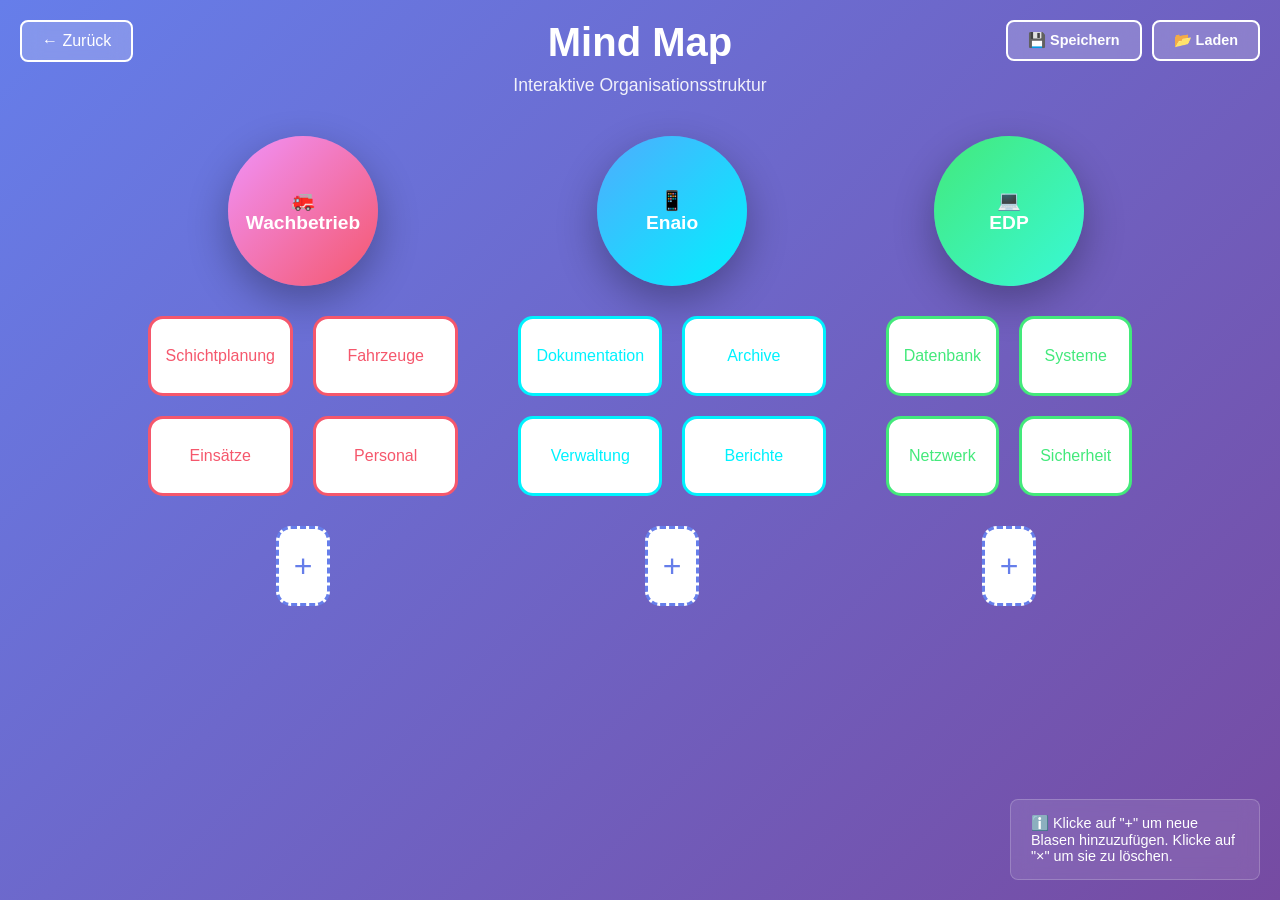
<file: mind_map.html>
<!DOCTYPE html>
<html lang="de">
<head>
    <meta charset="UTF-8">
    <meta name="viewport" content="width=device-width, initial-scale=1.0">
    <title>Mind Map</title>
    <style>
        * {
            margin: 0;
            padding: 0;
            box-sizing: border-box;
        }

        body {
            font-family: 'Segoe UI', Tahoma, Geneva, Verdana, sans-serif;
            background: linear-gradient(135deg, #667eea 0%, #764ba2 100%);
            min-height: 100vh;
            padding: 20px;
        }

        .header {
            text-align: center;
            color: white;
            margin-bottom: 40px;
        }

        .header h1 {
            font-size: 2.5em;
            margin-bottom: 10px;
        }

        .header p {
            font-size: 1.1em;
            opacity: 0.9;
        }

        .mindmap-container {
            display: flex;
            justify-content: center;
            gap: 60px;
            flex-wrap: wrap;
            max-width: 1600px;
            margin: 0 auto;
        }

        .main-node {
            position: relative;
            display: flex;
            flex-direction: column;
            align-items: center;
            gap: 30px;
        }

        .core-bubble {
            background: linear-gradient(135deg, #667eea 0%, #764ba2 100%);
            color: white;
            padding: 30px;
            border-radius: 50%;
            width: 150px;
            height: 150px;
            display: flex;
            align-items: center;
            justify-content: center;
            text-align: center;
            font-weight: bold;
            font-size: 1.2em;
            box-shadow: 0 15px 40px rgba(0,0,0,0.3);
            cursor: pointer;
            transition: all 0.3s ease;
            flex-shrink: 0;
        }

        .core-bubble:hover {
            transform: scale(1.05);
            box-shadow: 0 20px 50px rgba(0,0,0,0.4);
        }

        .core-bubble.wachbetrieb {
            background: linear-gradient(135deg, #f093fb 0%, #f5576c 100%);
        }

        .core-bubble.enaio {
            background: linear-gradient(135deg, #4facfe 0%, #00f2fe 100%);
        }

        .core-bubble.edp {
            background: linear-gradient(135deg, #43e97b 0%, #38f9d7 100%);
        }

        .sub-bubbles {
            display: grid;
            grid-template-columns: repeat(2, 1fr);
            gap: 20px;
            width: 100%;
            max-width: 400px;
        }

        .sub-bubble {
            background: white;
            border: 3px solid #667eea;
            border-radius: 15px;
            padding: 15px;
            text-align: center;
            cursor: pointer;
            transition: all 0.3s ease;
            min-height: 80px;
            display: flex;
            align-items: center;
            justify-content: center;
            position: relative;
            font-weight: 500;
            color: #333;
        }

        .core-bubble.wachbetrieb ~ .sub-bubbles .sub-bubble {
            border-color: #f5576c;
            color: #f5576c;
        }

        .core-bubble.enaio ~ .sub-bubbles .sub-bubble {
            border-color: #00f2fe;
            color: #00f2fe;
        }

        .core-bubble.edp ~ .sub-bubbles .sub-bubble {
            border-color: #43e97b;
            color: #43e97b;
        }

        .sub-bubble:hover {
            transform: translateY(-5px);
            box-shadow: 0 10px 30px rgba(0,0,0,0.2);
        }

        .sub-bubble.duplicate {
            background: linear-gradient(135deg, #fff3cd 0%, #ffe8a1 100%);
            border: 3px solid #ff9800 !important;
            font-weight: bold;
            position: relative;
        }

        .sub-bubble.duplicate::before {
            content: "⭐";
            position: absolute;
            top: -10px;
            left: 50%;
            transform: translateX(-50%);
            font-size: 1.5em;
            animation: pulse 1.5s ease-in-out infinite;
        }

        @keyframes pulse {
            0%, 100% { transform: translateX(-50%) scale(1); }
            50% { transform: translateX(-50%) scale(1.2); }
        }

        .sub-bubble .delete-btn {
            position: absolute;
            top: 5px;
            right: 5px;
            background: #ff4757;
            color: white;
            border: none;
            border-radius: 50%;
            width: 24px;
            height: 24px;
            font-size: 12px;
            cursor: pointer;
            opacity: 0;
            transition: opacity 0.3s ease;
            display: flex;
            align-items: center;
            justify-content: center;
        }

        .sub-bubble:hover .delete-btn {
            opacity: 1;
        }

        .add-bubble-btn {
            background: white;
            border: 3px dashed #667eea;
            border-radius: 15px;
            padding: 15px;
            text-align: center;
            cursor: pointer;
            transition: all 0.3s ease;
            min-height: 80px;
            display: flex;
            align-items: center;
            justify-content: center;
            font-weight: 500;
            color: #667eea;
            font-size: 2em;
        }

        .add-bubble-btn:hover {
            transform: scale(1.05);
            background: #f8f9fa;
            border-color: #764ba2;
            color: #764ba2;
        }

        .modal {
            display: none;
            position: fixed;
            z-index: 1000;
            left: 0;
            top: 0;
            width: 100%;
            height: 100%;
            background-color: rgba(0,0,0,0.5);
            align-items: center;
            justify-content: center;
        }

        .modal.active {
            display: flex;
        }

        .modal-content {
            background: white;
            padding: 30px;
            border-radius: 15px;
            box-shadow: 0 10px 40px rgba(0,0,0,0.3);
            max-width: 400px;
            width: 90%;
        }

        .modal-content h2 {
            margin-bottom: 20px;
            color: #333;
        }

        .modal-content input {
            width: 100%;
            padding: 12px;
            border: 2px solid #667eea;
            border-radius: 8px;
            margin-bottom: 15px;
            font-size: 1em;
        }

        .modal-content input:focus {
            outline: none;
            border-color: #764ba2;
            box-shadow: 0 0 10px rgba(102, 126, 234, 0.3);
        }

        .modal-buttons {
            display: flex;
            gap: 10px;
            justify-content: flex-end;
        }

        .modal-buttons button {
            padding: 10px 20px;
            border: none;
            border-radius: 8px;
            cursor: pointer;
            font-weight: bold;
            transition: all 0.3s ease;
        }

        .btn-create {
            background: #667eea;
            color: white;
        }

        .btn-create:hover {
            background: #764ba2;
        }

        .btn-cancel {
            background: #e0e0e0;
            color: #333;
        }

        .btn-cancel:hover {
            background: #d0d0d0;
        }

        .btn-back {
            position: absolute;
            top: 20px;
            left: 20px;
            padding: 10px 20px;
            background: rgba(255,255,255,0.2);
            color: white;
            border: 2px solid white;
            border-radius: 8px;
            cursor: pointer;
            font-size: 1em;
            transition: all 0.3s ease;
            backdrop-filter: blur(10px);
        }

        .btn-back:hover {
            background: rgba(255,255,255,0.3);
            transform: translateX(-3px);
        }

        .control-buttons {
            position: absolute;
            top: 20px;
            right: 20px;
            display: flex;
            gap: 10px;
        }

        .btn-save, .btn-load {
            padding: 10px 20px;
            background: rgba(255,255,255,0.2);
            color: white;
            border: 2px solid white;
            border-radius: 8px;
            cursor: pointer;
            font-size: 0.9em;
            transition: all 0.3s ease;
            backdrop-filter: blur(10px);
            font-weight: bold;
        }

        .btn-save:hover, .btn-load:hover {
            background: rgba(255,255,255,0.3);
            transform: translateY(-2px);
        }

        .info {
            position: absolute;
            bottom: 20px;
            right: 20px;
            background: rgba(255,255,255,0.1);
            color: white;
            padding: 15px 20px;
            border-radius: 8px;
            backdrop-filter: blur(10px);
            font-size: 0.9em;
            max-width: 250px;
            border: 1px solid rgba(255,255,255,0.2);
        }

        @media (max-width: 1200px) {
            .mindmap-container {
                flex-direction: column;
                gap: 40px;
            }
        }
    </style>
</head>
<body>
    <button class="btn-back" onclick="window.location.href='index.html'">← Zurück</button>

    <div class="control-buttons">
        <button class="btn-save" onclick="exportData()">💾 Speichern</button>
        <button class="btn-load" onclick="document.getElementById('loadFileInput').click()">📂 Laden</button>
        <input type="file" id="loadFileInput" accept=".json" style="display:none;" onchange="importData(event)">
    </div>

    <div class="header">
        <h1> Mind Map</h1>
        <p>Interaktive Organisationsstruktur</p>
    </div>

    <div class="mindmap-container">
        <!-- WACHBETRIEB -->
        <div class="main-node">
            <div class="core-bubble wachbetrieb" onclick="selectSource('wachbetrieb')">
                <div>🚒<br>Wachbetrieb</div>
            </div>
            <div class="sub-bubbles" id="wachbetrieb-bubbles">
                <div class="sub-bubble">Schichtplanung <button class="delete-btn" onclick="deleteBubble(this)">×</button></div>
                <div class="sub-bubble">Fahrzeuge <button class="delete-btn" onclick="deleteBubble(this)">×</button></div>
                <div class="sub-bubble">Einsätze <button class="delete-btn" onclick="deleteBubble(this)">×</button></div>
                <div class="sub-bubble">Personal <button class="delete-btn" onclick="deleteBubble(this)">×</button></div>
            </div>
            <button class="add-bubble-btn" onclick="selectSource('wachbetrieb')">+</button>
        </div>

        <!-- ENAIO -->
        <div class="main-node">
            <div class="core-bubble enaio" onclick="selectSource('enaio')">
                <div>📱<br>Enaio</div>
            </div>
            <div class="sub-bubbles" id="enaio-bubbles">
                <div class="sub-bubble">Dokumentation <button class="delete-btn" onclick="deleteBubble(this)">×</button></div>
                <div class="sub-bubble">Archive <button class="delete-btn" onclick="deleteBubble(this)">×</button></div>
                <div class="sub-bubble">Verwaltung <button class="delete-btn" onclick="deleteBubble(this)">×</button></div>
                <div class="sub-bubble">Berichte <button class="delete-btn" onclick="deleteBubble(this)">×</button></div>
            </div>
            <button class="add-bubble-btn" onclick="selectSource('enaio')">+</button>
        </div>

        <!-- EDP -->
        <div class="main-node">
            <div class="core-bubble edp" onclick="selectSource('edp')">
                <div>💻<br>EDP</div>
            </div>
            <div class="sub-bubbles" id="edp-bubbles">
                <div class="sub-bubble">Datenbank <button class="delete-btn" onclick="deleteBubble(this)">×</button></div>
                <div class="sub-bubble">Systeme <button class="delete-btn" onclick="deleteBubble(this)">×</button></div>
                <div class="sub-bubble">Netzwerk <button class="delete-btn" onclick="deleteBubble(this)">×</button></div>
                <div class="sub-bubble">Sicherheit <button class="delete-btn" onclick="deleteBubble(this)">×</button></div>
            </div>
            <button class="add-bubble-btn" onclick="selectSource('edp')">+</button>
        </div>
    </div>

    <!-- Modal for adding new bubbles -->
    <div class="modal" id="addModal">
        <div class="modal-content">
            <h2 id="modalTitle">Neue Blase hinzufügen</h2>
            <input type="text" id="bubbleInput" placeholder="Name der neuen Blase..." autofocus>
            <div class="modal-buttons">
                <button class="btn-create" onclick="createBubble()">Erstellen</button>
                <button class="btn-cancel" onclick="closeModal()">Abbrechen</button>
            </div>
        </div>
    </div>

    <div class="info">
        ℹ️ Klicke auf "+" um neue Blasen hinzuzufügen. Klicke auf "×" um sie zu löschen.
    </div>

    <script>
        let currentSource = null;

        function selectSource(source) {
            currentSource = source;
            const modal = document.getElementById('addModal');
            const title = document.getElementById('modalTitle');
            const sourceNames = {
                'wachbetrieb': 'Wachbetrieb',
                'enaio': 'Enaio',
                'edp': 'EDP'
            };
            title.textContent = `Neue Blase zu ${sourceNames[source]} hinzufügen`;
            modal.classList.add('active');
            document.getElementById('bubbleInput').focus();
        }

        function createBubble() {
            const input = document.getElementById('bubbleInput');
            const text = input.value.trim();

            if (!text) {
                alert('Bitte geben Sie einen Namen ein');
                return;
            }

            if (!currentSource) return;

            const container = document.getElementById(`${currentSource}-bubbles`);
            const newBubble = document.createElement('div');
            newBubble.className = 'sub-bubble';
            newBubble.innerHTML = `${text} <button class="delete-btn" onclick="deleteBubble(this)">×</button>`;
            
            container.insertBefore(newBubble, container.lastElementChild);
            
            input.value = '';
            closeModal();
            saveBubbles();
        }

        function deleteBubble(btn) {
            if (confirm('Diese Blase wirklich löschen?')) {
                btn.closest('.sub-bubble').remove();
                saveBubbles();
            }
        }

        function closeModal() {
            document.getElementById('addModal').classList.remove('active');
            currentSource = null;
        }

        function saveBubbles() {
            const data = {
                wachbetrieb: [],
                enaio: [],
                edp: []
            };

            ['wachbetrieb', 'enaio', 'edp'].forEach(source => {
                const bubbles = document.querySelectorAll(`#${source}-bubbles .sub-bubble`);
                bubbles.forEach(bubble => {
                    const text = bubble.textContent.replace('×', '').trim();
                    if (text) {
                        data[source].push(text);
                    }
                });
            });

            localStorage.setItem('mindmapData', JSON.stringify(data));
            
            // Re-highlight duplicates after saving
            highlightDuplicates(data);
        }

        function loadBubbles() {
            const saved = localStorage.getItem('mindmapData');
            if (!saved) return;

            const data = JSON.parse(saved);
            
            ['wachbetrieb', 'enaio', 'edp'].forEach(source => {
                const container = document.getElementById(`${source}-bubbles`);
                
                container.innerHTML = '';
                
                data[source].forEach(text => {
                    const bubble = document.createElement('div');
                    bubble.className = 'sub-bubble';
                    bubble.innerHTML = `${text} <button class="delete-btn" onclick="deleteBubble(this)">×</button>`;
                    container.appendChild(bubble);
                });
            });

            // Highlight duplicates across sources
            highlightDuplicates(data);
        }

        function highlightDuplicates(data) {
            // Collect all bubble texts with their sources
            const bubbleMap = {};
            
            ['wachbetrieb', 'enaio', 'edp'].forEach(source => {
                data[source].forEach(text => {
                    if (!bubbleMap[text]) {
                        bubbleMap[text] = [];
                    }
                    bubbleMap[text].push(source);
                });
            });

            // Mark duplicates (appear in 2 or more sources)
            ['wachbetrieb', 'enaio', 'edp'].forEach(source => {
                const bubbles = document.querySelectorAll(`#${source}-bubbles .sub-bubble`);
                bubbles.forEach(bubble => {
                    const text = bubble.textContent.replace('×', '').trim();
                    if (bubbleMap[text] && bubbleMap[text].length > 1) {
                        bubble.classList.add('duplicate');
                    }
                });
            });
        }

        function createAddButton(source) {
            const btn = document.createElement('button');
            btn.className = 'add-bubble-btn';
            btn.textContent = '+';
            btn.onclick = () => selectSource(source);
            return btn;
        }// Handle Enter key in modal
        document.getElementById('bubbleInput').addEventListener('keypress', (e) => {
            if (e.key === 'Enter') {
                createBubble();
            }
        });

        // Close modal on Escape key
        document.addEventListener('keydown', (e) => {
            if (e.key === 'Escape') {
                closeModal();
            }
        });

        // Load bubbles on page load
        window.addEventListener('load', loadBubbles);

        // Export data as JSON
        function exportData() {
            const saved = localStorage.getItem('mindmapData');
            if (!saved) {
                alert('Keine Daten zu speichern!');
                return;
            }

            const data = JSON.parse(saved);
            const jsonString = JSON.stringify(data, null, 2);
            const blob = new Blob([jsonString], { type: 'application/json' });
            const url = URL.createObjectURL(blob);
            const link = document.createElement('a');
            link.href = url;
            link.download = `mindmap-backup-${new Date().toISOString().split('T')[0]}.json`;
            document.body.appendChild(link);
            link.click();
            document.body.removeChild(link);
            URL.revokeObjectURL(url);
            alert('✓ Daten gespeichert!');
        }

        // Import data from JSON file
        function importData(event) {
            const file = event.target.files[0];
            if (!file) return;

            const reader = new FileReader();
            reader.onload = (e) => {
                try {
                    const data = JSON.parse(e.target.result);
                    
                    // Validate data structure
                    if (!data.wachbetrieb || !data.enaio || !data.edp) {
                        throw new Error('Ungültiges Dateiformat');
                    }

                    // Save to localStorage
                    localStorage.setItem('mindmapData', JSON.stringify(data));
                    
                    // Reload bubbles
                    loadBubbles();
                    alert('✓ Daten geladen!');
                } catch (err) {
                    alert('✗ Fehler beim Laden: ' + err.message);
                }
            };
            reader.readAsText(file);
            
            // Reset input
            event.target.value = '';
        }
    </script>
</body>
</html>
</file>
